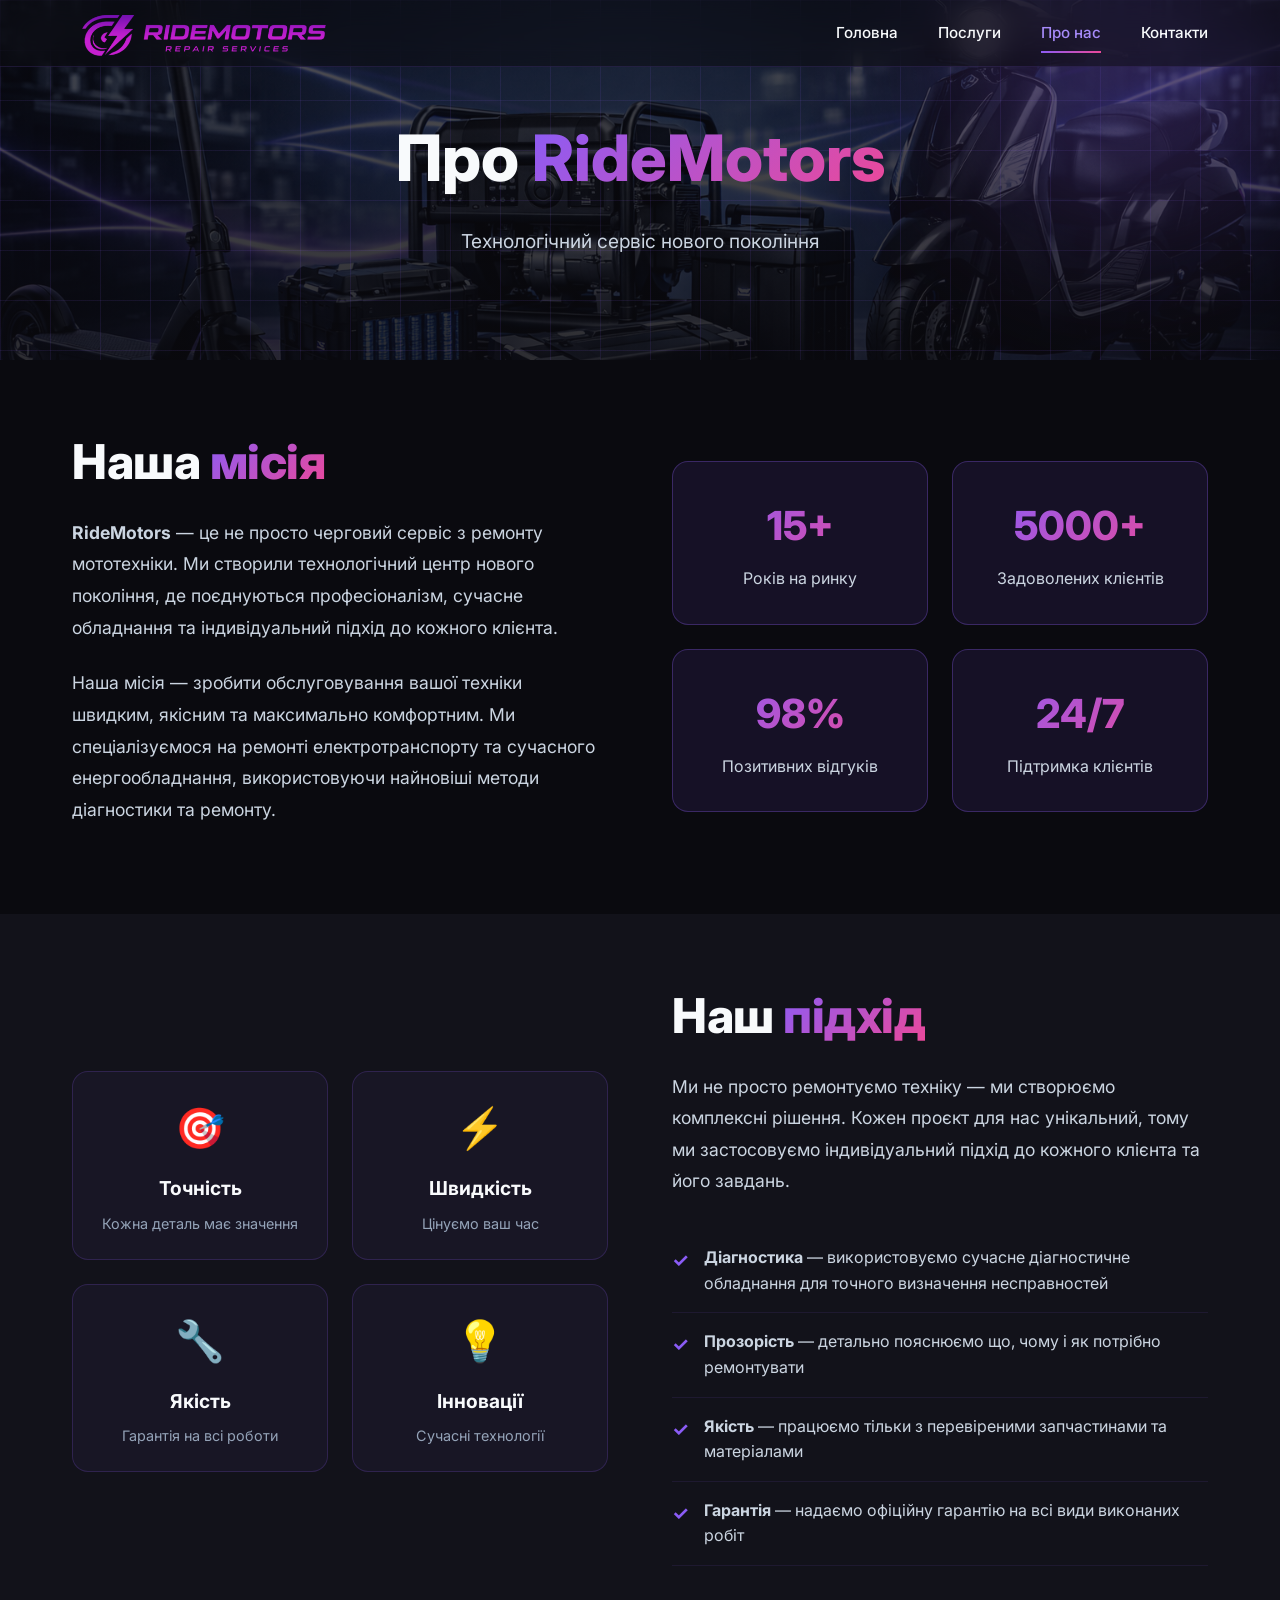
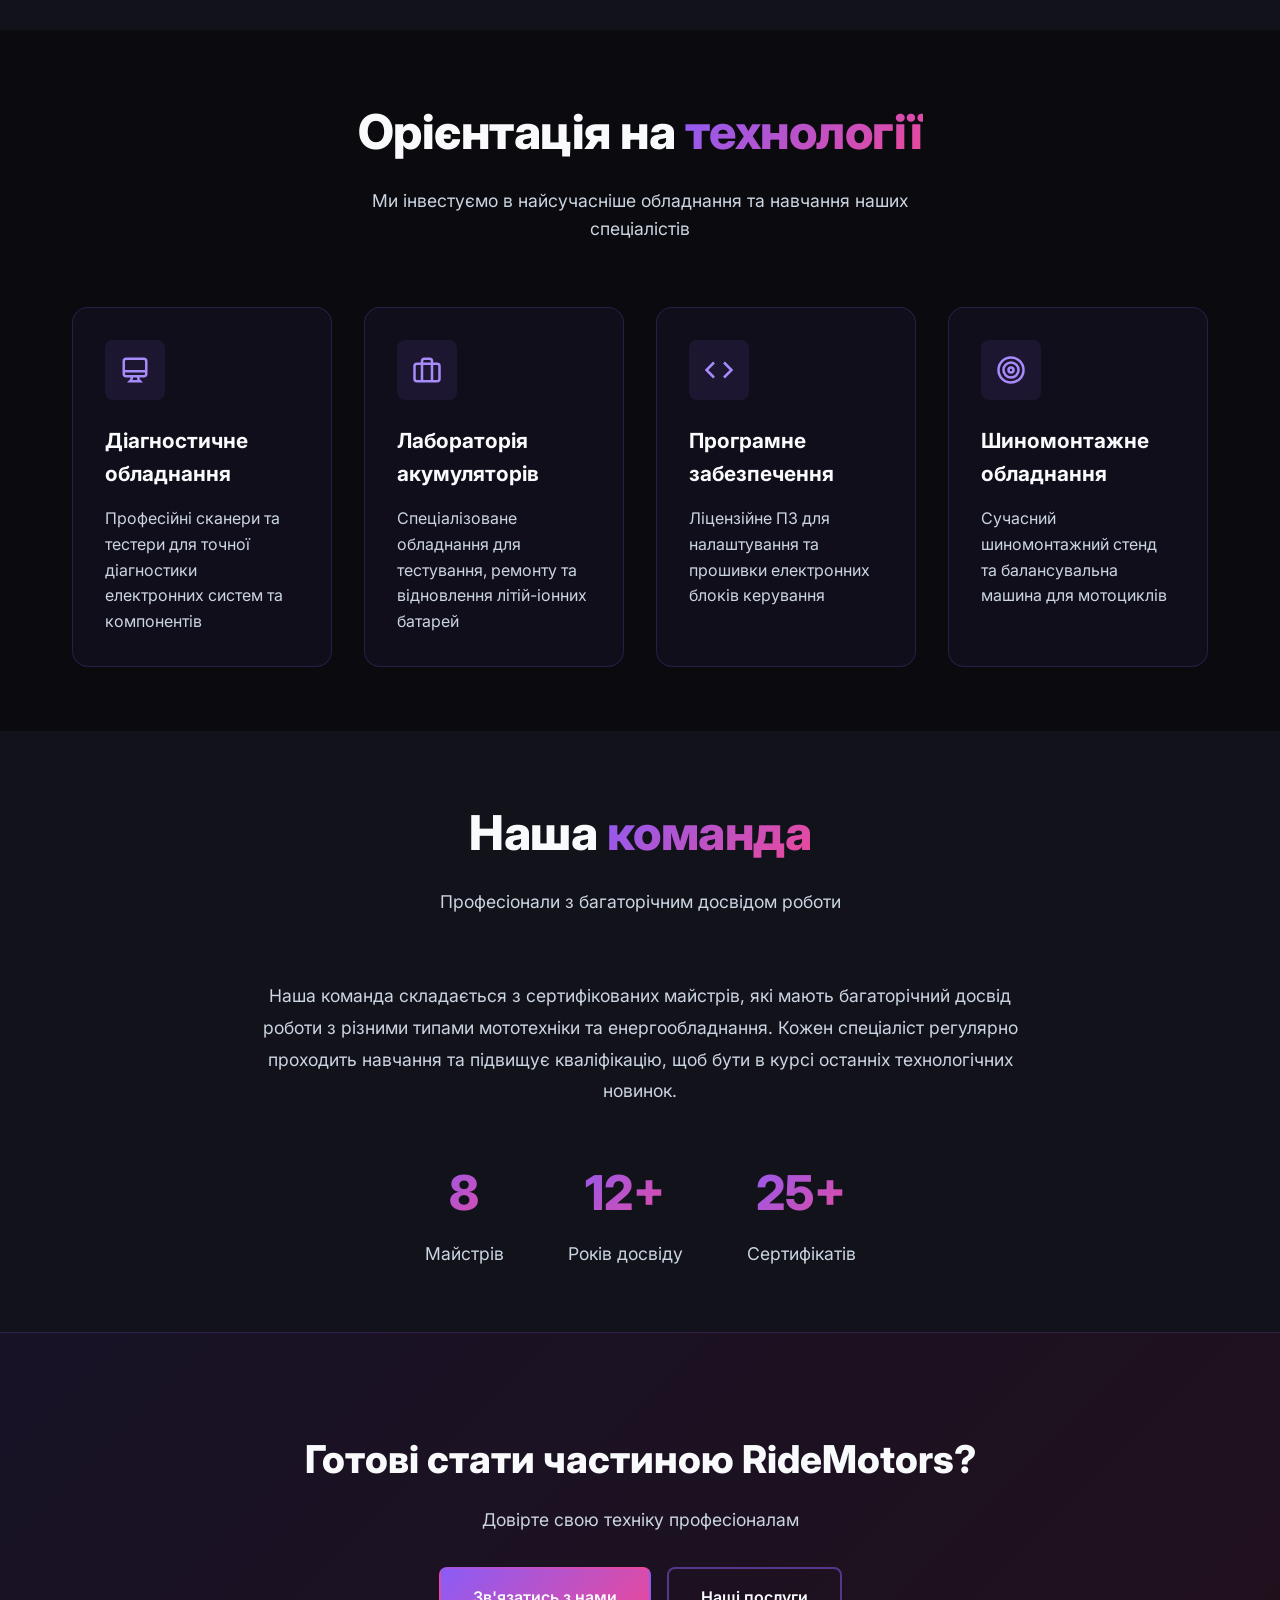
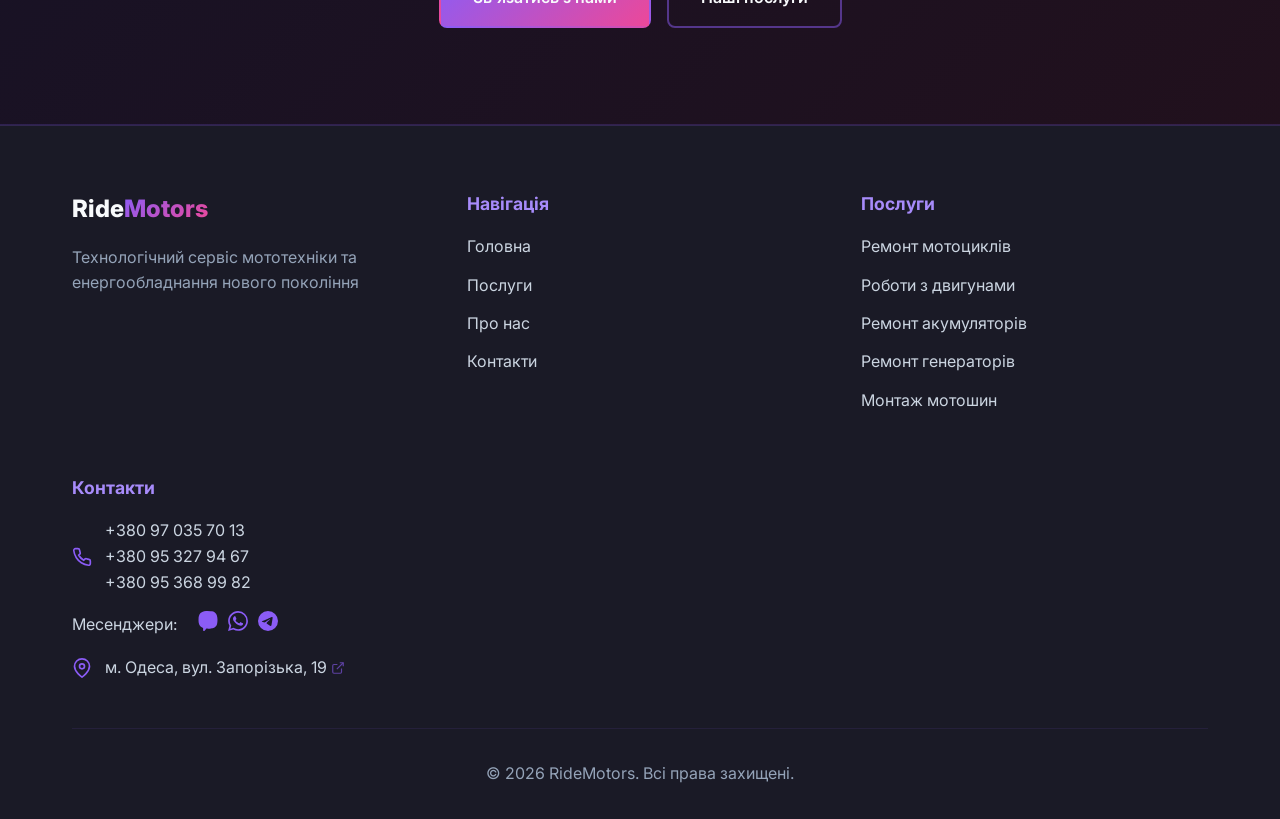
<file: about.html>
<!DOCTYPE html>
<html lang="uk">
<head>
    <meta charset="UTF-8">
    <meta name="viewport" content="width=device-width, initial-scale=1.0">
    <meta name="description" content="Про RideMotors - технологічний сервіс мототехніки нового покоління">
    <title>Про нас - RideMotors</title>
    <link rel="preconnect" href="https://fonts.googleapis.com">
    <link rel="preconnect" href="https://fonts.gstatic.com" crossorigin>
    <link href="https://fonts.googleapis.com/css2?family=Inter:wght@300;400;600;700;800&display=swap" rel="stylesheet">
    <link rel="stylesheet" href="css/styles.css">
</head>
<body>
    <!-- Navigation -->
    <nav class="nav" id="nav">
        <div class="container">
            <div class="nav-content">
                <a href="index.html" class="logo">
                    <img src="img/logo.png" alt="RideMotors" class="logo-image">
                </a>
                <div class="nav-links" id="navLinks">
                    <a href="index.html" class="nav-link">Головна</a>
                    <a href="services.html" class="nav-link">Послуги</a>
                    <a href="about.html" class="nav-link active">Про нас</a>
                    <a href="contacts.html" class="nav-link">Контакти</a>
                </div>
                <button class="nav-toggle" id="navToggle" aria-label="Menu">
                    <span></span>
                    <span></span>
                    <span></span>
                </button>
            </div>
        </div>
    </nav>

    <!-- Page Header -->
    <section class="page-header">
        <div class="hero-bg">
            <div class="neon-grid"></div>
            <div class="glow-orb glow-orb-1"></div>
        </div>
        <div class="container">
            <h1 class="page-title">
                Про <span class="gradient-text">RideMotors</span>
            </h1>
            <p class="page-subtitle">
                Технологічний сервіс нового покоління
            </p>
        </div>
    </section>

    <!-- Mission Section -->
    <section class="about-section">
        <div class="container">
            <div class="about-content">
                <div class="about-text" data-animate>
                    <h2 class="section-title">Наша <span class="gradient-text">місія</span></h2>
                    <p class="about-paragraph">
                        <strong>RideMotors</strong> — це не просто черговий сервіс з ремонту мототехніки. 
                        Ми створили технологічний центр нового покоління, де поєднуються професіоналізм, 
                        сучасне обладнання та індивідуальний підхід до кожного клієнта.
                    </p>
                    <p class="about-paragraph">
                        Наша місія — зробити обслуговування вашої техніки швидким, якісним 
                        та максимально комфортним. Ми спеціалізуємося на ремонті електротранспорту 
                        та сучасного енергообладнання, використовуючи найновіші методи діагностики та ремонту.
                    </p>
                </div>
                <div class="about-visual" data-animate>
                    <div class="stats-grid">
                        <div class="stat-card">
                            <div class="stat-number">15+</div>
                            <div class="stat-label">Років на ринку</div>
                        </div>
                        <div class="stat-card">
                            <div class="stat-number">5000+</div>
                            <div class="stat-label">Задоволених клієнтів</div>
                        </div>
                        <div class="stat-card">
                            <div class="stat-number">98%</div>
                            <div class="stat-label">Позитивних відгуків</div>
                        </div>
                        <div class="stat-card">
                            <div class="stat-number">24/7</div>
                            <div class="stat-label">Підтримка клієнтів</div>
                        </div>
                    </div>
                </div>
            </div>
        </div>
    </section>

    <!-- Approach Section -->
    <section class="about-section alternate">
        <div class="container">
            <div class="about-content reverse">
                <div class="about-visual" data-animate>
                    <div class="values-grid">
                        <div class="value-card">
                            <div class="value-icon">🎯</div>
                            <h3>Точність</h3>
                            <p>Кожна деталь має значення</p>
                        </div>
                        <div class="value-card">
                            <div class="value-icon">⚡</div>
                            <h3>Швидкість</h3>
                            <p>Цінуємо ваш час</p>
                        </div>
                        <div class="value-card">
                            <div class="value-icon">🔧</div>
                            <h3>Якість</h3>
                            <p>Гарантія на всі роботи</p>
                        </div>
                        <div class="value-card">
                            <div class="value-icon">💡</div>
                            <h3>Інновації</h3>
                            <p>Сучасні технології</p>
                        </div>
                    </div>
                </div>
                <div class="about-text" data-animate>
                    <h2 class="section-title">Наш <span class="gradient-text">підхід</span></h2>
                    <p class="about-paragraph">
                        Ми не просто ремонтуємо техніку — ми створюємо комплексні рішення. 
                        Кожен проєкт для нас унікальний, тому ми застосовуємо індивідуальний підхід 
                        до кожного клієнта та його завдань.
                    </p>
                    <ul class="about-list">
                        <li>
                            <strong>Діагностика</strong> — використовуємо сучасне діагностичне обладнання 
                            для точного визначення несправностей
                        </li>
                        <li>
                            <strong>Прозорість</strong> — детально пояснюємо що, чому і як 
                            потрібно ремонтувати
                        </li>
                        <li>
                            <strong>Якість</strong> — працюємо тільки з перевіреними запчастинами 
                            та матеріалами
                        </li>
                        <li>
                            <strong>Гарантія</strong> — надаємо офіційну гарантію 
                            на всі види виконаних робіт
                        </li>
                    </ul>
                </div>
            </div>
        </div>
    </section>

    <!-- Technology Section -->
    <section class="about-section">
        <div class="container">
            <div class="section-header">
                <h2 class="section-title">
                    Орієнтація на <span class="gradient-text">технології</span>
                </h2>
                <p class="section-subtitle">
                    Ми інвестуємо в найсучасніше обладнання та навчання наших спеціалістів
                </p>
            </div>
            <div class="technology-grid">
                <div class="tech-feature-card" data-animate>
                    <div class="tech-feature-icon">
                        <svg viewBox="0 0 24 24" fill="none" stroke="currentColor" stroke-width="2">
                            <path d="M9.75 17L9 20l-1 1h8l-1-1-.75-3M3 13h18M5 17h14a2 2 0 002-2V5a2 2 0 00-2-2H5a2 2 0 00-2 2v10a2 2 0 002 2z"/>
                        </svg>
                    </div>
                    <h3 class="tech-feature-title">Діагностичне обладнання</h3>
                    <p class="tech-feature-description">
                        Професійні сканери та тестери для точної діагностики 
                        електронних систем та компонентів
                    </p>
                </div>
                <div class="tech-feature-card" data-animate>
                    <div class="tech-feature-icon">
                        <svg viewBox="0 0 24 24" fill="none" stroke="currentColor" stroke-width="2">
                            <rect x="2" y="7" width="20" height="14" rx="2" ry="2"/>
                            <path d="M16 21V5a2 2 0 0 0-2-2h-4a2 2 0 0 0-2 2v16"/>
                        </svg>
                    </div>
                    <h3 class="tech-feature-title">Лабораторія акумуляторів</h3>
                    <p class="tech-feature-description">
                        Спеціалізоване обладнання для тестування, ремонту 
                        та відновлення літій-іонних батарей
                    </p>
                </div>
                <div class="tech-feature-card" data-animate>
                    <div class="tech-feature-icon">
                        <svg viewBox="0 0 24 24" fill="none" stroke="currentColor" stroke-width="2">
                            <polyline points="16 18 22 12 16 6"/>
                            <polyline points="8 6 2 12 8 18"/>
                        </svg>
                    </div>
                    <h3 class="tech-feature-title">Програмне забезпечення</h3>
                    <p class="tech-feature-description">
                        Ліцензійне ПЗ для налаштування та прошивки 
                        електронних блоків керування
                    </p>
                </div>
                <div class="tech-feature-card" data-animate>
                    <div class="tech-feature-icon">
                        <svg viewBox="0 0 24 24" fill="none" stroke="currentColor" stroke-width="2">
                            <circle cx="12" cy="12" r="10"/>
                            <circle cx="12" cy="12" r="6"/>
                            <circle cx="12" cy="12" r="2"/>
                        </svg>
                    </div>
                    <h3 class="tech-feature-title">Шиномонтажне обладнання</h3>
                    <p class="tech-feature-description">
                        Сучасний шиномонтажний стенд та балансувальна машина 
                        для мотоциклів
                    </p>
                </div>
            </div>
        </div>
    </section>

    <!-- Team Section -->
    <section class="about-section alternate">
        <div class="container">
            <div class="section-header">
                <h2 class="section-title">Наша <span class="gradient-text">команда</span></h2>
                <p class="section-subtitle">
                    Професіонали з багаторічним досвідом роботи
                </p>
            </div>
            <div class="team-info" data-animate>
                <p class="about-paragraph center">
                    Наша команда складається з сертифікованих майстрів, які мають багаторічний досвід 
                    роботи з різними типами мототехніки та енергообладнання. Кожен спеціаліст 
                    регулярно проходить навчання та підвищує кваліфікацію, щоб бути в курсі 
                    останніх технологічних новинок.
                </p>
                <div class="team-stats">
                    <div class="team-stat">
                        <span class="team-stat-number">8</span>
                        <span class="team-stat-label">Майстрів</span>
                    </div>
                    <div class="team-stat">
                        <span class="team-stat-number">12+</span>
                        <span class="team-stat-label">Років досвіду</span>
                    </div>
                    <div class="team-stat">
                        <span class="team-stat-number">25+</span>
                        <span class="team-stat-label">Сертифікатів</span>
                    </div>
                </div>
            </div>
        </div>
    </section>

    <!-- CTA Section -->
    <section class="cta">
        <div class="container">
            <div class="cta-content" data-animate>
                <h2 class="cta-title">Готові стати частиною RideMotors?</h2>
                <p class="cta-description">
                    Довірте свою техніку професіоналам
                </p>
                <div class="cta-buttons">
                    <a href="contacts.html" class="btn btn-primary glow-effect">
                        Зв'язатись з нами
                    </a>
                    <a href="services.html" class="btn btn-outline">
                        Наші послуги
                    </a>
                </div>
            </div>
        </div>
    </section>

    <!-- Footer -->
    <footer class="footer">
        <div class="container">
            <div class="footer-content">
                <div class="footer-section">
                    <h3 class="footer-logo">
                        <span class="logo-text">Ride</span><span class="logo-accent">Motors</span>
                    </h3>
                    <p class="footer-description">
                        Технологічний сервіс мототехніки та енергообладнання нового покоління
                    </p>
                </div>
                <div class="footer-section">
                    <h4 class="footer-title">Навігація</h4>
                    <ul class="footer-links">
                        <li><a href="index.html">Головна</a></li>
                        <li><a href="services.html">Послуги</a></li>
                        <li><a href="about.html">Про нас</a></li>
                        <li><a href="contacts.html">Контакти</a></li>
                    </ul>
                </div>
                <div class="footer-section">
                    <h4 class="footer-title">Послуги</h4>
                    <ul class="footer-links">
                        <li><a href="services.html#motorcycles">Ремонт мотоциклів</a></li>
                        <li><a href="services.html#engines">Роботи з двигунами</a></li>
                        <li><a href="services.html#batteries">Ремонт акумуляторів</a></li>
                        <li><a href="services.html#generators">Ремонт генераторів</a></li>
                        <li><a href="services.html#tires">Монтаж мотошин</a></li>
                    </ul>
                </div>
                <div class="footer-section">
                    <h4 class="footer-title">Контакти</h4>
                    <ul class="footer-contacts">
                        <li>
                            <svg viewBox="0 0 24 24" fill="none" stroke="currentColor" stroke-width="2">
                                <path d="M22 16.92v3a2 2 0 0 1-2.18 2 19.79 19.79 0 0 1-8.63-3.07 19.5 19.5 0 0 1-6-6 19.79 19.79 0 0 1-3.07-8.67A2 2 0 0 1 4.11 2h3a2 2 0 0 1 2 1.72 12.84 12.84 0 0 0 .7 2.81 2 2 0 0 1-.45 2.11L8.09 9.91a16 16 0 0 0 6 6l1.27-1.27a2 2 0 0 1 2.11-.45 12.84 12.84 0 0 0 2.81.7A2 2 0 0 1 22 16.92z"/>
                            </svg>
                            <div>
                                <a href="tel:+380970357013">+380 97 035 70 13</a><br>
                                <a href="tel:+380953279467">+380 95 327 94 67</a><br>
                                <a href="tel:+380953689982">+380 95 368 99 82</a>
                            </div>
                        </li>
                        <li style="margin-top: 10px;">
                            <span style="margin-right: 8px;">Месенджери:</span>
                            <div style="display: inline-flex; gap: 10px;">
                                <a href="viber://chat?number=%2B380970357013" target="_blank" rel="noopener" style="color: var(--primary-color); transition: transform 0.3s ease; display: inline-block;" onmouseover="this.style.transform='scale(1.2)'" onmouseout="this.style.transform='scale(1)'" title="Viber">
                                    <svg width="24" height="24" viewBox="0 0 24 24" fill="currentColor">
                                        <path d="M11.4 0C9.473.028 5.333.344 3.02 2.467 1.302 4.187.696 6.7.633 9.817.57 12.933.488 18.776 6.12 20.36h.005l-.004 2.488s-.037.977.61 1.177c.777.242 1.234-.5 1.98-1.302.407-.44.971-1.084 1.397-1.58 3.851.322 6.812-.416 7.15-.525.776-.252 5.176-.816 5.892-6.657.74-6.02-.36-9.83-2.34-11.546 0 0-1.023-1.984-5.49-2.1z"/>
                                    </svg>
                                </a>
                                <a href="https://wa.me/380970357013" target="_blank" rel="noopener" style="color: var(--primary-color); transition: transform 0.3s ease; display: inline-block;" onmouseover="this.style.transform='scale(1.2)'" onmouseout="this.style.transform='scale(1)'" title="WhatsApp">
                                    <svg width="24" height="24" viewBox="0 0 24 24" fill="currentColor">
                                        <path d="M17.472 14.382c-.297-.149-1.758-.867-2.03-.967-.273-.099-.471-.148-.67.15-.197.297-.767.966-.94 1.164-.173.199-.347.223-.644.075-.297-.15-1.255-.463-2.39-1.475-.883-.788-1.48-1.761-1.653-2.059-.173-.297-.018-.458.13-.606.134-.133.298-.347.446-.52.149-.174.198-.298.298-.497.099-.198.05-.371-.025-.52-.075-.149-.669-1.612-.916-2.207-.242-.579-.487-.5-.669-.51-.173-.008-.371-.01-.57-.01-.198 0-.52.074-.792.372-.272.297-1.04 1.016-1.04 2.479 0 1.462 1.065 2.875 1.213 3.074.149.198 2.096 3.2 5.077 4.487.709.306 1.262.489 1.694.625.712.227 1.36.195 1.871.118.571-.085 1.758-.719 2.006-1.413.248-.694.248-1.289.173-1.413-.074-.124-.272-.198-.57-.347m-5.421 7.403h-.004a9.87 9.87 0 01-5.031-1.378l-.361-.214-3.741.982.998-3.648-.235-.374a9.86 9.86 0 01-1.51-5.26c.001-5.45 4.436-9.884 9.888-9.884 2.64 0 5.122 1.03 6.988 2.898a9.825 9.825 0 012.893 6.994c-.003 5.45-4.437 9.884-9.885 9.884m8.413-18.297A11.815 11.815 0 0012.05 0C5.495 0 .16 5.335.157 11.892c0 2.096.547 4.142 1.588 5.945L.057 24l6.305-1.654a11.882 11.882 0 005.683 1.448h.005c6.554 0 11.89-5.335 11.893-11.893a11.821 11.821 0 00-3.48-8.413Z"/>
                                    </svg>
                                </a>
                                <a href="https://t.me/+380970357013" target="_blank" rel="noopener" style="color: var(--primary-color); transition: transform 0.3s ease; display: inline-block;" onmouseover="this.style.transform='scale(1.2)'" onmouseout="this.style.transform='scale(1)'" title="Telegram">
                                    <svg width="24" height="24" viewBox="0 0 24 24" fill="currentColor">
                                        <path d="M11.944 0A12 12 0 0 0 0 12a12 12 0 0 0 12 12 12 12 0 0 0 12-12A12 12 0 0 0 12 0a12 12 0 0 0-.056 0zm4.962 7.224c.1-.002.321.023.465.14a.506.506 0 0 1 .171.325c.016.093.036.306.02.472-.18 1.898-.962 6.502-1.36 8.627-.168.9-.499 1.201-.82 1.23-.696.065-1.225-.46-1.9-.902-1.056-.693-1.653-1.124-2.678-1.8-1.185-.78-.417-1.21.258-1.91.177-.184 3.247-2.977 3.307-3.23.007-.032.014-.15-.056-.212s-.174-.041-.249-.024c-.106.024-1.793 1.14-5.061 3.345-.48.33-.913.49-1.302.48-.428-.008-1.252-.241-1.865-.44-.752-.245-1.349-.374-1.297-.789.027-.216.325-.437.893-.663 3.498-1.524 5.83-2.529 6.998-3.014 3.332-1.386 4.025-1.627 4.476-1.635z"/>
                                    </svg>
                                </a>
                            </div>
                        </li>
                        <li>
                            <svg viewBox="0 0 24 24" fill="none" stroke="currentColor" stroke-width="2">
                                <path d="M21 10c0 7-9 13-9 13s-9-6-9-13a9 9 0 0 1 18 0z"/>
                                <circle cx="12" cy="10" r="3"/>
                            </svg>
                            <a href="https://maps.google.com/?q=м.+Одеса,+вул.+Запорізька,+19" target="_blank" rel="noopener" class="footer-address-link">
                                <span>м. Одеса, вул. Запорізька, 19</span>
                                <svg class="link-external" viewBox="0 0 24 24" fill="none" stroke="currentColor" stroke-width="2" style="width: 14px; height: 14px; margin-left: 4px;">
                                    <path d="M18 13v6a2 2 0 0 1-2 2H5a2 2 0 0 1-2-2V8a2 2 0 0 1 2-2h6"/>
                                    <polyline points="15 3 21 3 21 9"/>
                                    <line x1="10" y1="14" x2="21" y2="3"/>
                                </svg>
                            </a>
                        </li>
                    </ul>
                </div>
            </div>
            <div class="footer-bottom">
                <p>&copy; 2026 RideMotors. Всі права захищені.</p>
            </div>
        </div>
    </footer>

    <script src="js/main.js"></script>
</body>
</html>
</file>
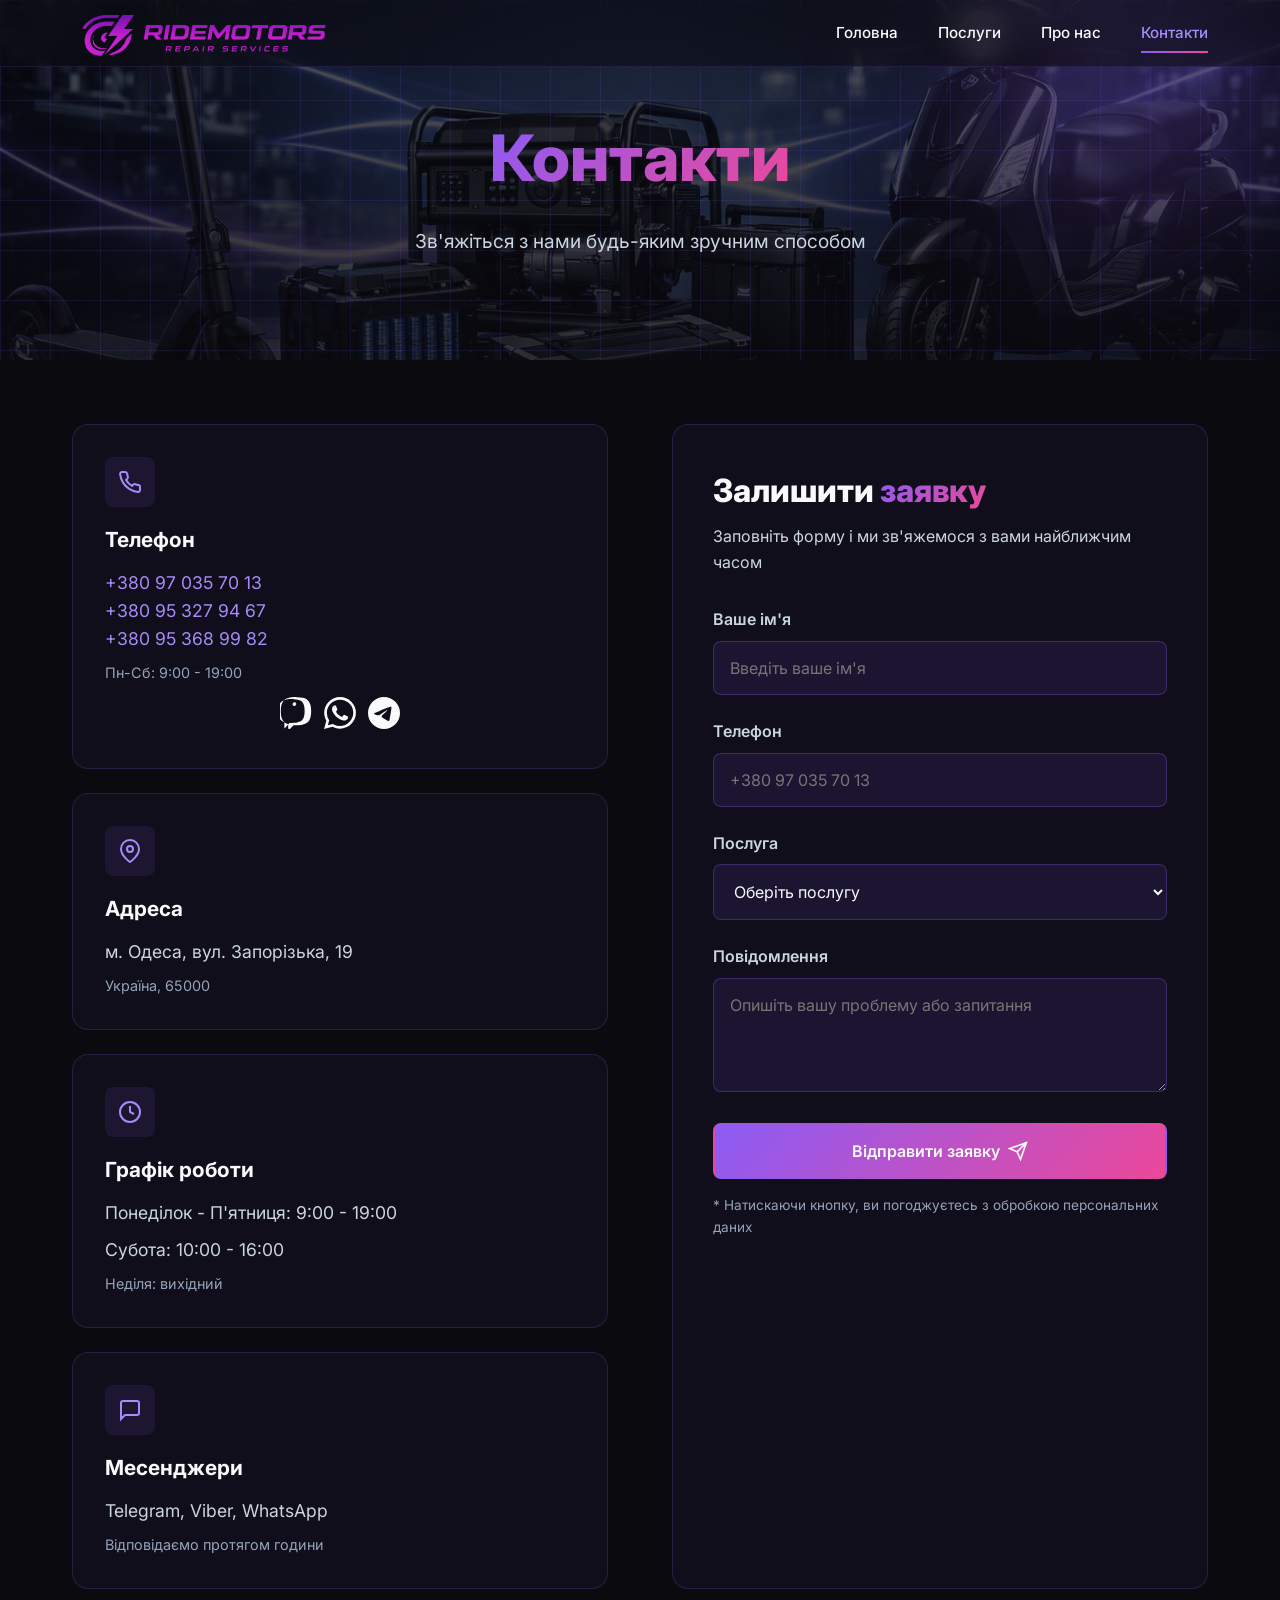
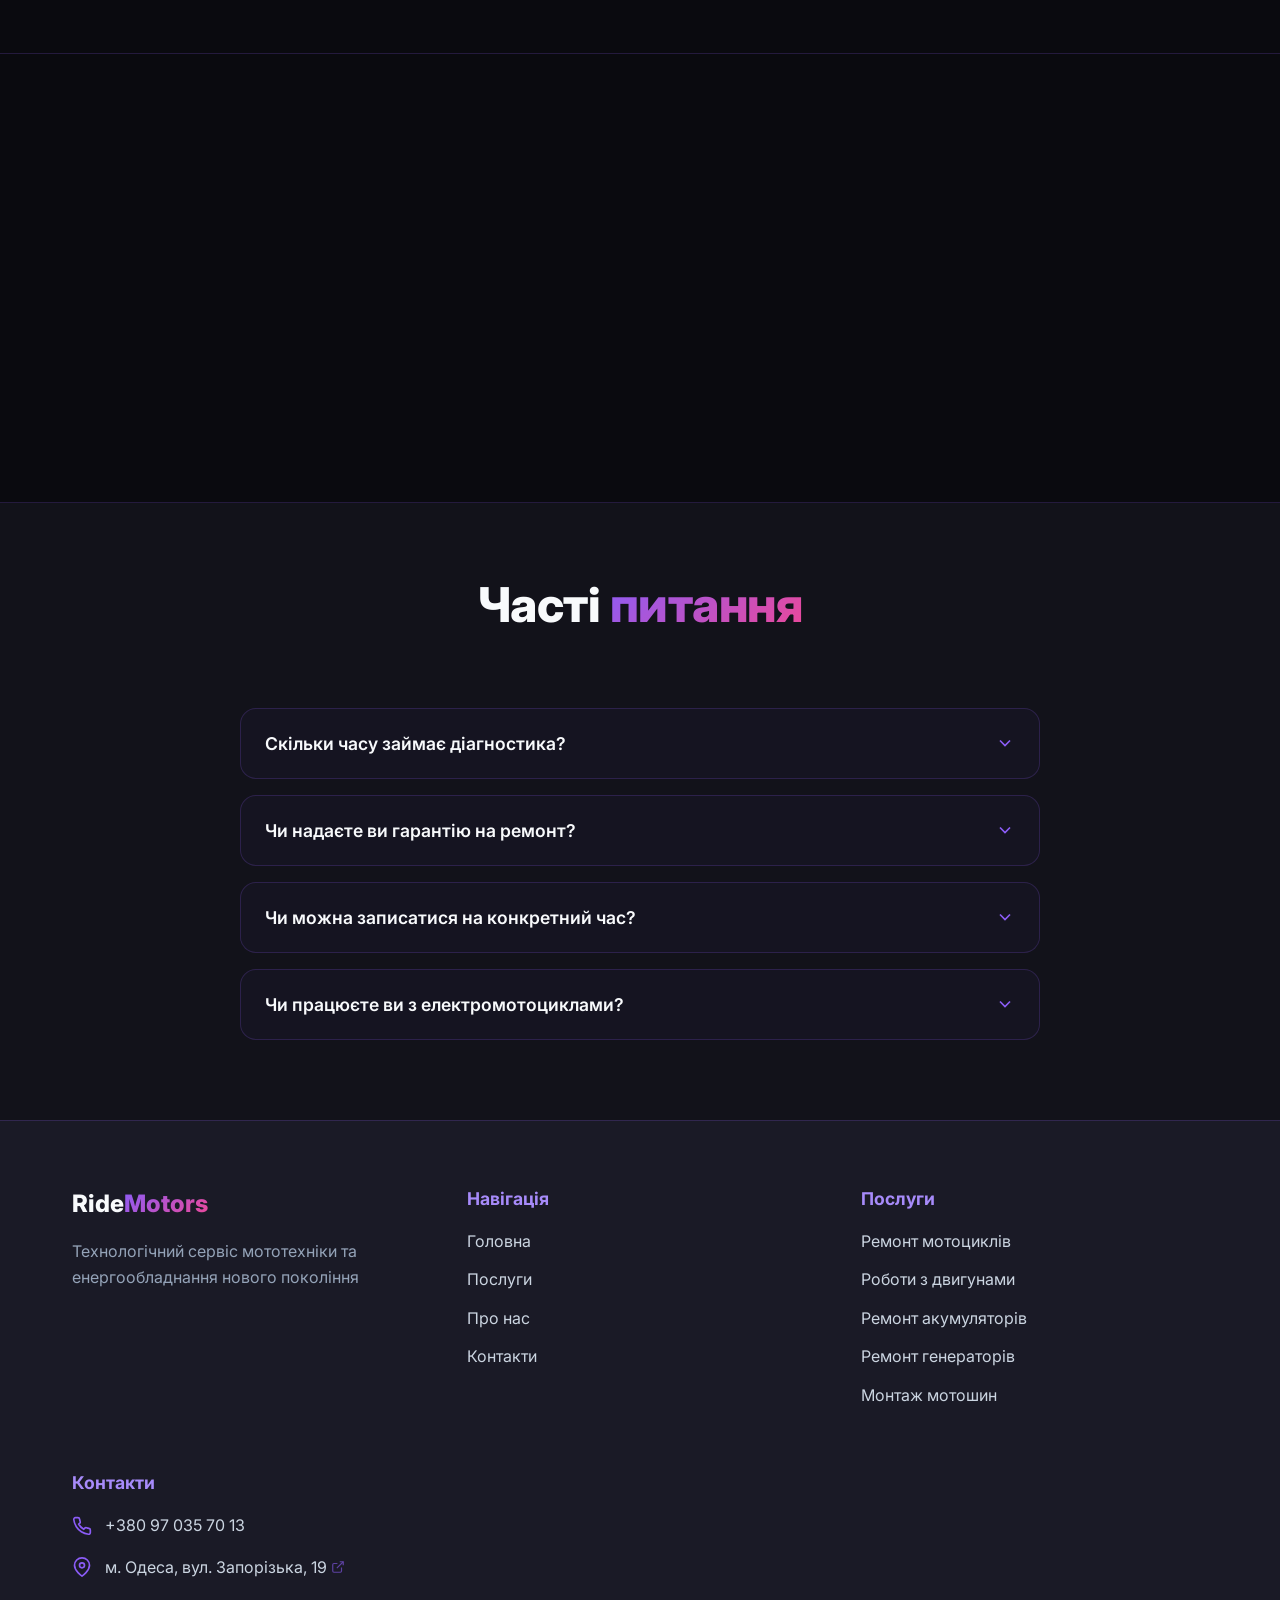
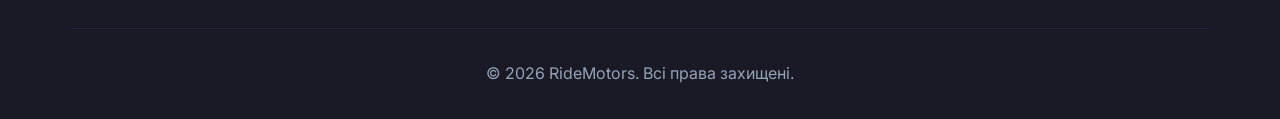
<file: contacts.html>
<!DOCTYPE html>
<html lang="uk">
<head>
    <meta charset="UTF-8">
    <meta name="viewport" content="width=device-width, initial-scale=1.0">
    <meta name="description" content="Контакти RideMotors - зв'яжіться з нами для ремонту мототехніки та енергообладнання">
    <title>Контакти - RideMotors</title>
    <link rel="preconnect" href="https://fonts.googleapis.com">
    <link rel="preconnect" href="https://fonts.gstatic.com" crossorigin>
    <link href="https://fonts.googleapis.com/css2?family=Inter:wght@300;400;600;700;800&display=swap" rel="stylesheet">
    <link rel="stylesheet" href="css/styles.css">
</head>
<body>
    <!-- Navigation -->
    <nav class="nav" id="nav">
        <div class="container">
            <div class="nav-content">
                <a href="index.html" class="logo">
                    <img src="img/logo.png" alt="RideMotors" class="logo-image">
                </a>
                <div class="nav-links" id="navLinks">
                    <a href="index.html" class="nav-link">Головна</a>
                    <a href="services.html" class="nav-link">Послуги</a>
                    <a href="about.html" class="nav-link">Про нас</a>
                    <a href="contacts.html" class="nav-link active">Контакти</a>
                </div>
                <button class="nav-toggle" id="navToggle" aria-label="Menu">
                    <span></span>
                    <span></span>
                    <span></span>
                </button>
            </div>
        </div>
    </nav>

    <!-- Page Header -->
    <section class="page-header">
        <div class="hero-bg">
            <div class="neon-grid"></div>
            <div class="glow-orb glow-orb-1"></div>
        </div>
        <div class="container">
            <h1 class="page-title">
                <span class="gradient-text">Контакти</span>
            </h1>
            <p class="page-subtitle">
                Зв'яжіться з нами будь-яким зручним способом
            </p>
        </div>
    </section>

    <!-- Contact Info Section -->
    <section class="contact-section">
        <div class="container">
            <div class="contact-grid">
                <div class="contact-info">
                    <div class="contact-cards">
                        <div class="contact-card" data-animate>
                            <div class="contact-card-icon">
                                <svg viewBox="0 0 24 24" fill="none" stroke="currentColor" stroke-width="2">
                                    <path d="M22 16.92v3a2 2 0 0 1-2.18 2 19.79 19.79 0 0 1-8.63-3.07 19.5 19.5 0 0 1-6-6 19.79 19.79 0 0 1-3.07-8.67A2 2 0 0 1 4.11 2h3a2 2 0 0 1 2 1.72 12.84 12.84 0 0 0 .7 2.81 2 2 0 0 1-.45 2.11L8.09 9.91a16 16 0 0 0 6 6l1.27-1.27a2 2 0 0 1 2.11-.45 12.84 12.84 0 0 0 2.81.7A2 2 0 0 1 22 16.92z"/>
                                </svg>
                            </div>
                            <h3 class="contact-card-title">Телефон</h3>
                            <p class="contact-card-text">
                                <a href="tel:+380970357013">+380 97 035 70 13</a><br>
                                <a href="tel:+380953279467">+380 95 327 94 67</a><br>
                                <a href="tel:+380953689982">+380 95 368 99 82</a>
                            </p>
                            <p class="contact-card-info">Пн-Сб: 9:00 - 19:00</p>
                            <div class="messenger-icons" style="display: flex; gap: 12px; margin-top: 12px; justify-content: center;">
                                <a href="viber://chat?number=%2B380970357013" target="_blank" rel="noopener" style="color: var(--primary-color); transition: transform 0.3s ease;" onmouseover="this.style.transform='scale(1.2)'" onmouseout="this.style.transform='scale(1)'" title="Viber">
                                    <svg width="32" height="32" viewBox="0 0 24 24" fill="currentColor">
                                        <path d="M11.4 0C9.473.028 5.333.344 3.02 2.467 1.302 4.187.696 6.7.633 9.817.57 12.933.488 18.776 6.12 20.36h.005l-.004 2.488s-.037.977.61 1.177c.777.242 1.234-.5 1.98-1.302.407-.44.971-1.084 1.397-1.58 3.851.322 6.812-.416 7.15-.525.776-.252 5.176-.816 5.892-6.657.74-6.02-.36-9.83-2.34-11.546 0 0-1.023-1.984-5.49-2.1zm.3 1.826c3.959.103 4.683 1.632 4.683 1.632 1.652 1.427 2.512 4.746 1.896 9.922-.6 5.04-4.182 5.383-4.867 5.59-.294.09-2.974.743-6.337.48 0 0-2.503 3.012-3.282 3.794-.122.122-.262.167-.352.145-.13-.033-.167-.188-.165-.414l.02-4.076c-4.762-1.32-4.485-6.292-4.43-8.898.054-2.605.543-4.736 1.996-6.17C2.87 1.87 6.543 1.587 8.28 1.566c.577-.008 1.103-.012 1.42-.013zm-.5 1.937c-.207-.007-.404.032-.604.094-.58.18-1.016.673-1.14 1.305-.138.708.293 1.375 1.008 1.56.42.108.853-.024 1.185-.32.332-.295.517-.71.517-1.14 0-.44-.197-.857-.54-1.145-.27-.23-.613-.346-.968-.354z"/>
                                    </svg>
                                </a>
                                <a href="https://wa.me/380970357013" target="_blank" rel="noopener" style="color: var(--primary-color); transition: transform 0.3s ease;" onmouseover="this.style.transform='scale(1.2)'" onmouseout="this.style.transform='scale(1)'" title="WhatsApp">
                                    <svg width="32" height="32" viewBox="0 0 24 24" fill="currentColor">
                                        <path d="M17.472 14.382c-.297-.149-1.758-.867-2.03-.967-.273-.099-.471-.148-.67.15-.197.297-.767.966-.94 1.164-.173.199-.347.223-.644.075-.297-.15-1.255-.463-2.39-1.475-.883-.788-1.48-1.761-1.653-2.059-.173-.297-.018-.458.13-.606.134-.133.298-.347.446-.52.149-.174.198-.298.298-.497.099-.198.05-.371-.025-.52-.075-.149-.669-1.612-.916-2.207-.242-.579-.487-.5-.669-.51-.173-.008-.371-.01-.57-.01-.198 0-.52.074-.792.372-.272.297-1.04 1.016-1.04 2.479 0 1.462 1.065 2.875 1.213 3.074.149.198 2.096 3.2 5.077 4.487.709.306 1.262.489 1.694.625.712.227 1.36.195 1.871.118.571-.085 1.758-.719 2.006-1.413.248-.694.248-1.289.173-1.413-.074-.124-.272-.198-.57-.347m-5.421 7.403h-.004a9.87 9.87 0 01-5.031-1.378l-.361-.214-3.741.982.998-3.648-.235-.374a9.86 9.86 0 01-1.51-5.26c.001-5.45 4.436-9.884 9.888-9.884 2.64 0 5.122 1.03 6.988 2.898a9.825 9.825 0 012.893 6.994c-.003 5.45-4.437 9.884-9.885 9.884m8.413-18.297A11.815 11.815 0 0012.05 0C5.495 0 .16 5.335.157 11.892c0 2.096.547 4.142 1.588 5.945L.057 24l6.305-1.654a11.882 11.882 0 005.683 1.448h.005c6.554 0 11.89-5.335 11.893-11.893a11.821 11.821 0 00-3.48-8.413Z"/>
                                    </svg>
                                </a>
                                <a href="https://t.me/+380970357013" target="_blank" rel="noopener" style="color: var(--primary-color); transition: transform 0.3s ease;" onmouseover="this.style.transform='scale(1.2)'" onmouseout="this.style.transform='scale(1)'" title="Telegram">
                                    <svg width="32" height="32" viewBox="0 0 24 24" fill="currentColor">
                                        <path d="M11.944 0A12 12 0 0 0 0 12a12 12 0 0 0 12 12 12 12 0 0 0 12-12A12 12 0 0 0 12 0a12 12 0 0 0-.056 0zm4.962 7.224c.1-.002.321.023.465.14a.506.506 0 0 1 .171.325c.016.093.036.306.02.472-.18 1.898-.962 6.502-1.36 8.627-.168.9-.499 1.201-.82 1.23-.696.065-1.225-.46-1.9-.902-1.056-.693-1.653-1.124-2.678-1.8-1.185-.78-.417-1.21.258-1.91.177-.184 3.247-2.977 3.307-3.23.007-.032.014-.15-.056-.212s-.174-.041-.249-.024c-.106.024-1.793 1.14-5.061 3.345-.48.33-.913.49-1.302.48-.428-.008-1.252-.241-1.865-.44-.752-.245-1.349-.374-1.297-.789.027-.216.325-.437.893-.663 3.498-1.524 5.83-2.529 6.998-3.014 3.332-1.386 4.025-1.627 4.476-1.635z"/>
                                    </svg>
                                </a>
                            </div>
                        </div>

                        <div class="contact-card" data-animate>
                            <div class="contact-card-icon">
                                <svg viewBox="0 0 24 24" fill="none" stroke="currentColor" stroke-width="2">
                                    <path d="M21 10c0 7-9 13-9 13s-9-6-9-13a9 9 0 0 1 18 0z"/>
                                    <circle cx="12" cy="10" r="3"/>
                                </svg>
                            </div>
                            <h3 class="contact-card-title">Адреса</h3>
                            <p class="contact-card-text">
                                м. Одеса, вул. Запорізька, 19
                            </p>
                            <p class="contact-card-info">Україна, 65000</p>
                        </div>

                        <div class="contact-card" data-animate>
                            <div class="contact-card-icon">
                                <svg viewBox="0 0 24 24" fill="none" stroke="currentColor" stroke-width="2">
                                    <circle cx="12" cy="12" r="10"/>
                                    <polyline points="12 6 12 12 16 14"/>
                                </svg>
                            </div>
                            <h3 class="contact-card-title">Графік роботи</h3>
                            <p class="contact-card-text">
                                Понеділок - П'ятниця: 9:00 - 19:00
                            </p>
                            <p class="contact-card-text">
                                Субота: 10:00 - 16:00
                            </p>
                            <p class="contact-card-info">Неділя: вихідний</p>
                        </div>

                        <div class="contact-card" data-animate>
                            <div class="contact-card-icon">
                                <svg viewBox="0 0 24 24" fill="none" stroke="currentColor" stroke-width="2">
                                    <path d="M21 15a2 2 0 0 1-2 2H7l-4 4V5a2 2 0 0 1 2-2h14a2 2 0 0 1 2 2z"/>
                                </svg>
                            </div>
                            <h3 class="contact-card-title">Месенджери</h3>
                            <p class="contact-card-text">
                                Telegram, Viber, WhatsApp
                            </p>
                            <p class="contact-card-info">Відповідаємо протягом години</p>
                        </div>
                    </div>
                </div>

                <div class="contact-form-wrapper" data-animate>
                    <h2 class="contact-form-title">Залишити <span class="gradient-text">заявку</span></h2>
                    <p class="contact-form-subtitle">
                        Заповніть форму і ми зв'яжемося з вами найближчим часом
                    </p>
                    <form class="contact-form" id="contactForm">
                        <div class="form-group">
                            <label for="name" class="form-label">Ваше ім'я</label>
                            <input 
                                type="text" 
                                id="name" 
                                name="name" 
                                class="form-input" 
                                placeholder="Введіть ваше ім'я"
                                required
                            >
                        </div>
                        <div class="form-group">
                            <label for="phone" class="form-label">Телефон</label>
                            <input 
                                type="tel" 
                                id="phone" 
                                name="phone" 
                                class="form-input" 
                                placeholder="+380 97 035 70 13"
                                required
                            >
                        </div>
                        <div class="form-group">
                            <label for="service" class="form-label">Послуга</label>
                            <select id="service" name="service" class="form-input">
                                <option value="">Оберіть послугу</option>
                                <option value="motorcycles">Ремонт мотоциклів</option>
                                <option value="engines">Роботи з двигунами (скутерів)</option>
                                <option value="batteries">Ремонт акумуляторів</option>
                                <option value="power-stations">Ремонт електростанцій</option>
                                <option value="generators">Ремонт генераторів</option>
                                <option value="tires">Монтаж мотошин</option>
                                <option value="consultation">Консультація</option>
                            </select>
                        </div>
                        <div class="form-group">
                            <label for="message" class="form-label">Повідомлення</label>
                            <textarea 
                                id="message" 
                                name="message" 
                                class="form-input form-textarea" 
                                placeholder="Опишіть вашу проблему або запитання"
                                rows="4"
                            ></textarea>
                        </div>
                        <button type="submit" class="btn btn-primary glow-effect btn-full">
                            Відправити заявку
                            <svg class="btn-icon" viewBox="0 0 24 24" fill="none" stroke="currentColor" stroke-width="2">
                                <line x1="22" y1="2" x2="11" y2="13"/>
                                <polygon points="22 2 15 22 11 13 2 9 22 2"/>
                            </svg>
                        </button>
                    </form>
                    <p class="form-note">
                        * Натискаючи кнопку, ви погоджуєтесь з обробкою персональних даних
                    </p>
                </div>
            </div>
        </div>
    </section>

    <!-- Map Section -->
    <section class="map-section">
        <div class="container-fluid">
            <div class="map-wrapper" data-animate>
                <iframe 
                    src="https://www.google.com/maps/embed?pb=!1m18!1m12!1m3!1d2746.996!2d30.734659!3d46.451!2m3!1f0!2f0!3f0!3m2!1i1024!2i768!4f13.1!3m3!1m2!1s0x40c631f6bf30fccd%3A0x6c1a93f1fc0db6c8!2z0LLRg9C7LiDQl9Cw0L_QvtGA0ZbQt9GM0LrQsCwgMTksINCe0LTQtdGB0LAsINCe0LTQtdGB0YzQutCwINC-0LHQu9Cw0YHRgtGMLCA2NTAwMA!5e0!3m2!1suk!2sua!4v1234567890"
                    width="100%" 
                    height="450" 
                    style="border:0;" 
                    allowfullscreen="" 
                    loading="lazy" 
                    referrerpolicy="no-referrer-when-downgrade"
                    title="RideMotors на карті"
                ></iframe>
            </div>
        </div>
    </section>

    <!-- FAQ Section -->
    <section class="faq-section">
        <div class="container">
            <div class="section-header">
                <h2 class="section-title">Часті <span class="gradient-text">питання</span></h2>
            </div>
            <div class="faq-list">
                <div class="faq-item" data-animate>
                    <button class="faq-question">
                        <span>Скільки часу займає діагностика?</span>
                        <svg class="faq-icon" viewBox="0 0 24 24" fill="none" stroke="currentColor" stroke-width="2">
                            <polyline points="6 9 12 15 18 9"/>
                        </svg>
                    </button>
                    <div class="faq-answer">
                        <p>
                            Експрес-діагностика займає від 30 хвилин до 2 годин в залежності від типу техніки 
                            та складності проблеми. Після діагностики ми надаємо детальний звіт про стан техніки 
                            та необхідні роботи.
                        </p>
                    </div>
                </div>
                <div class="faq-item" data-animate>
                    <button class="faq-question">
                        <span>Чи надаєте ви гарантію на ремонт?</span>
                        <svg class="faq-icon" viewBox="0 0 24 24" fill="none" stroke="currentColor" stroke-width="2">
                            <polyline points="6 9 12 15 18 9"/>
                        </svg>
                    </button>
                    <div class="faq-answer">
                        <p>
                            Так, ми надаємо офіційну гарантію на всі види виконаних робіт та замінені запчастини. 
                            Термін гарантії залежить від типу робіт та становить від 3 до 12 місяців.
                        </p>
                    </div>
                </div>
                <div class="faq-item" data-animate>
                    <button class="faq-question">
                        <span>Чи можна записатися на конкретний час?</span>
                        <svg class="faq-icon" viewBox="0 0 24 24" fill="none" stroke="currentColor" stroke-width="2">
                            <polyline points="6 9 12 15 18 9"/>
                        </svg>
                    </button>
                    <div class="faq-answer">
                        <p>
                            Звичайно! Ми працюємо за системою попереднього запису, щоб ви не витрачали час 
                            на очікування. Зателефонуйте нам або залишіть заявку на сайті, і ми підберемо 
                            зручний для вас час.
                        </p>
                    </div>
                </div>
                <div class="faq-item" data-animate>
                    <button class="faq-question">
                        <span>Чи працюєте ви з електромотоциклами?</span>
                        <svg class="faq-icon" viewBox="0 0 24 24" fill="none" stroke="currentColor" stroke-width="2">
                            <polyline points="6 9 12 15 18 9"/>
                        </svg>
                    </button>
                    <div class="faq-answer">
                        <p>
                            Так, електротранспорт — одна з наших основних спеціалізацій. Ми маємо необхідне 
                            обладнання та досвід для роботи з електромотоциклами, електроскутерами та їх компонентами.
                        </p>
                    </div>
                </div>
            </div>
        </div>
    </section>

    <!-- Footer -->
    <footer class="footer">
        <div class="container">
            <div class="footer-content">
                <div class="footer-section">
                    <h3 class="footer-logo">
                        <span class="logo-text">Ride</span><span class="logo-accent">Motors</span>
                    </h3>
                    <p class="footer-description">
                        Технологічний сервіс мототехніки та енергообладнання нового покоління
                    </p>
                </div>
                <div class="footer-section">
                    <h4 class="footer-title">Навігація</h4>
                    <ul class="footer-links">
                        <li><a href="index.html">Головна</a></li>
                        <li><a href="services.html">Послуги</a></li>
                        <li><a href="about.html">Про нас</a></li>
                        <li><a href="contacts.html">Контакти</a></li>
                    </ul>
                </div>
                <div class="footer-section">
                    <h4 class="footer-title">Послуги</h4>
                    <ul class="footer-links">
                        <li><a href="services.html#motorcycles">Ремонт мотоциклів</a></li>
                        <li><a href="services.html#engines">Роботи з двигунами</a></li>
                        <li><a href="services.html#batteries">Ремонт акумуляторів</a></li>
                        <li><a href="services.html#generators">Ремонт генераторів</a></li>
                        <li><a href="services.html#tires">Монтаж мотошин</a></li>
                    </ul>
                </div>
                <div class="footer-section">
                    <h4 class="footer-title">Контакти</h4>
                    <ul class="footer-contacts">
                        <li>
                            <svg viewBox="0 0 24 24" fill="none" stroke="currentColor" stroke-width="2">
                                <path d="M22 16.92v3a2 2 0 0 1-2.18 2 19.79 19.79 0 0 1-8.63-3.07 19.5 19.5 0 0 1-6-6 19.79 19.79 0 0 1-3.07-8.67A2 2 0 0 1 4.11 2h3a2 2 0 0 1 2 1.72 12.84 12.84 0 0 0 .7 2.81 2 2 0 0 1-.45 2.11L8.09 9.91a16 16 0 0 0 6 6l1.27-1.27a2 2 0 0 1 2.11-.45 12.84 12.84 0 0 0 2.81.7A2 2 0 0 1 22 16.92z"/>
                            </svg>
                            <a href="tel:+380970357013">+380 97 035 70 13</a>
                        </li>
                        <li>
                            <svg viewBox="0 0 24 24" fill="none" stroke="currentColor" stroke-width="2">
                                <path d="M21 10c0 7-9 13-9 13s-9-6-9-13a9 9 0 0 1 18 0z"/>
                                <circle cx="12" cy="10" r="3"/>
                            </svg>
                            <a href="https://maps.google.com/?q=м.+Одеса,+вул.+Запорізька,+19" target="_blank" rel="noopener" class="footer-address-link">
                                <span>м. Одеса, вул. Запорізька, 19</span>
                                <svg class="link-external" viewBox="0 0 24 24" fill="none" stroke="currentColor" stroke-width="2" style="width: 14px; height: 14px; margin-left: 4px;">
                                    <path d="M18 13v6a2 2 0 0 1-2 2H5a2 2 0 0 1-2-2V8a2 2 0 0 1 2-2h6"/>
                                    <polyline points="15 3 21 3 21 9"/>
                                    <line x1="10" y1="14" x2="21" y2="3"/>
                                </svg>
                            </a>
                        </li>
                    </ul>
                </div>
            </div>
            <div class="footer-bottom">
                <p>&copy; 2026 RideMotors. Всі права захищені.</p>
            </div>
        </div>
    </footer>

    <script src="js/main.js"></script>
</body>
</html>
</file>
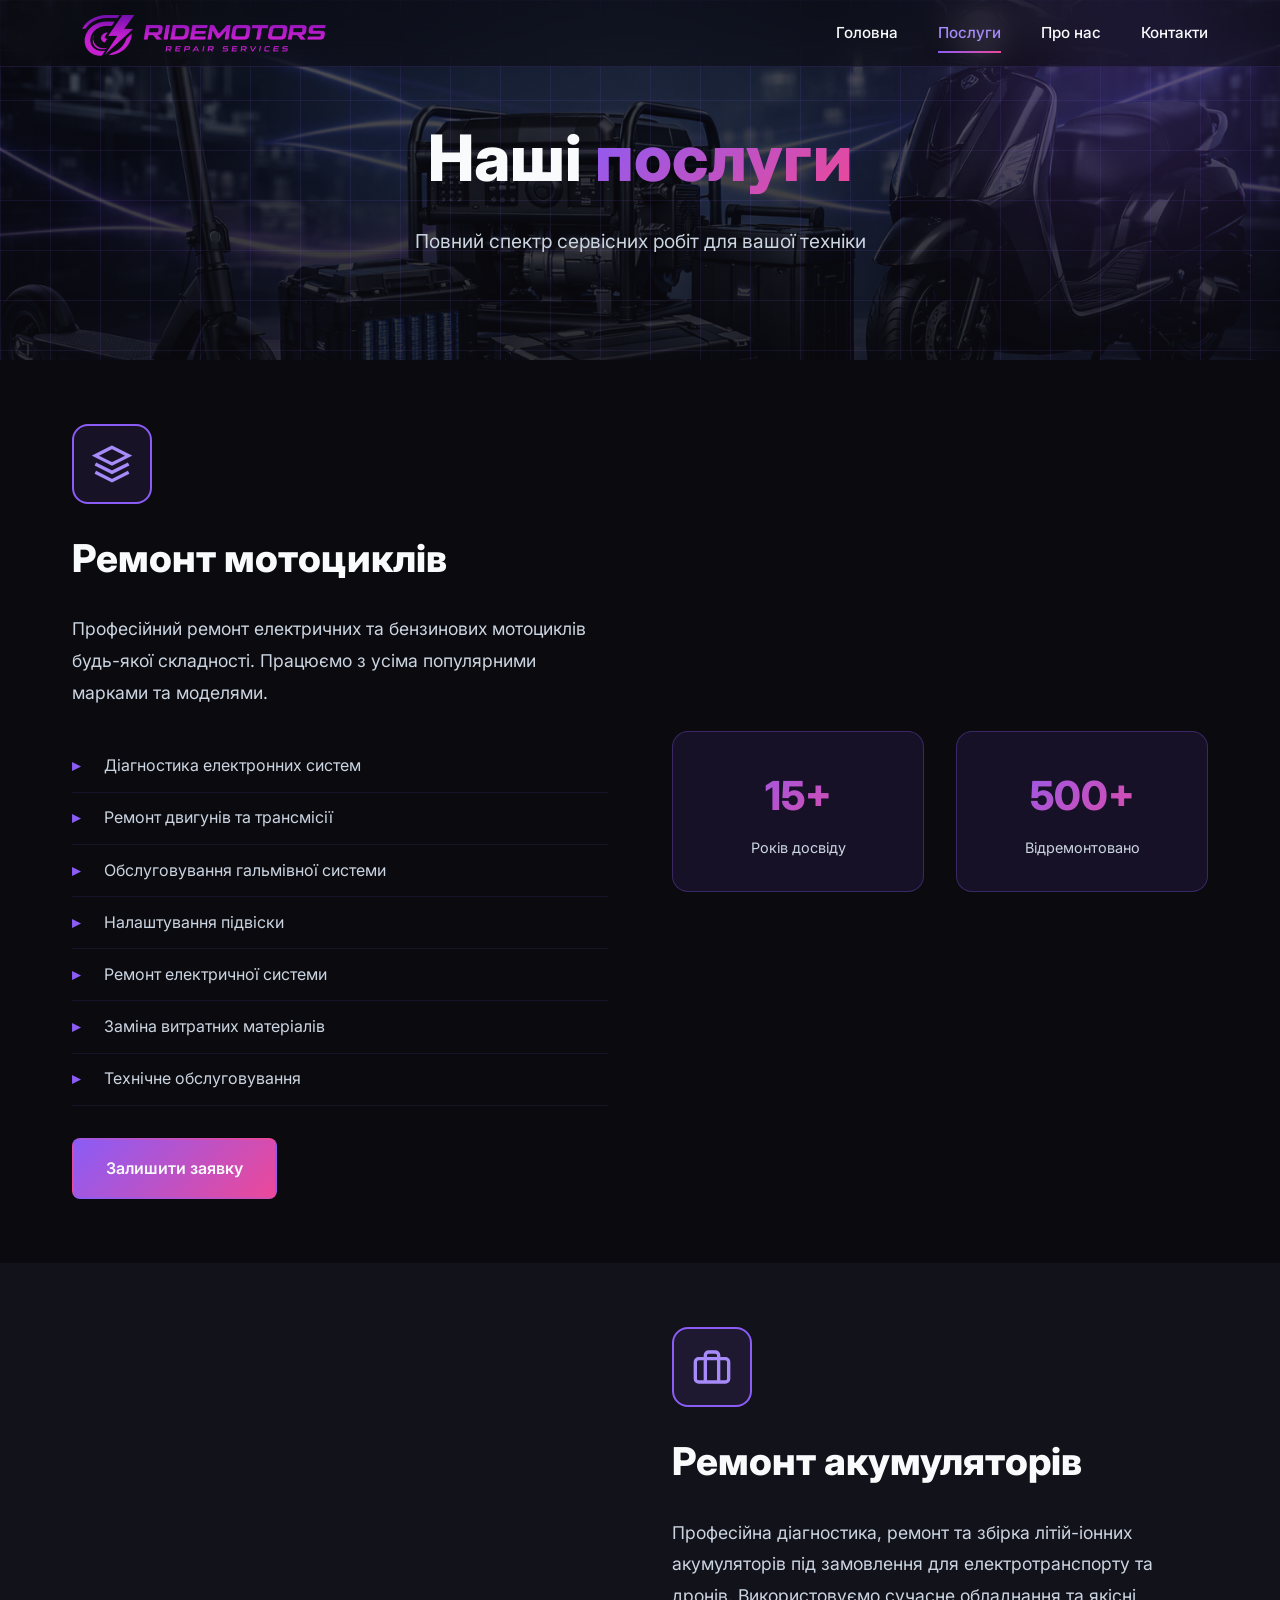
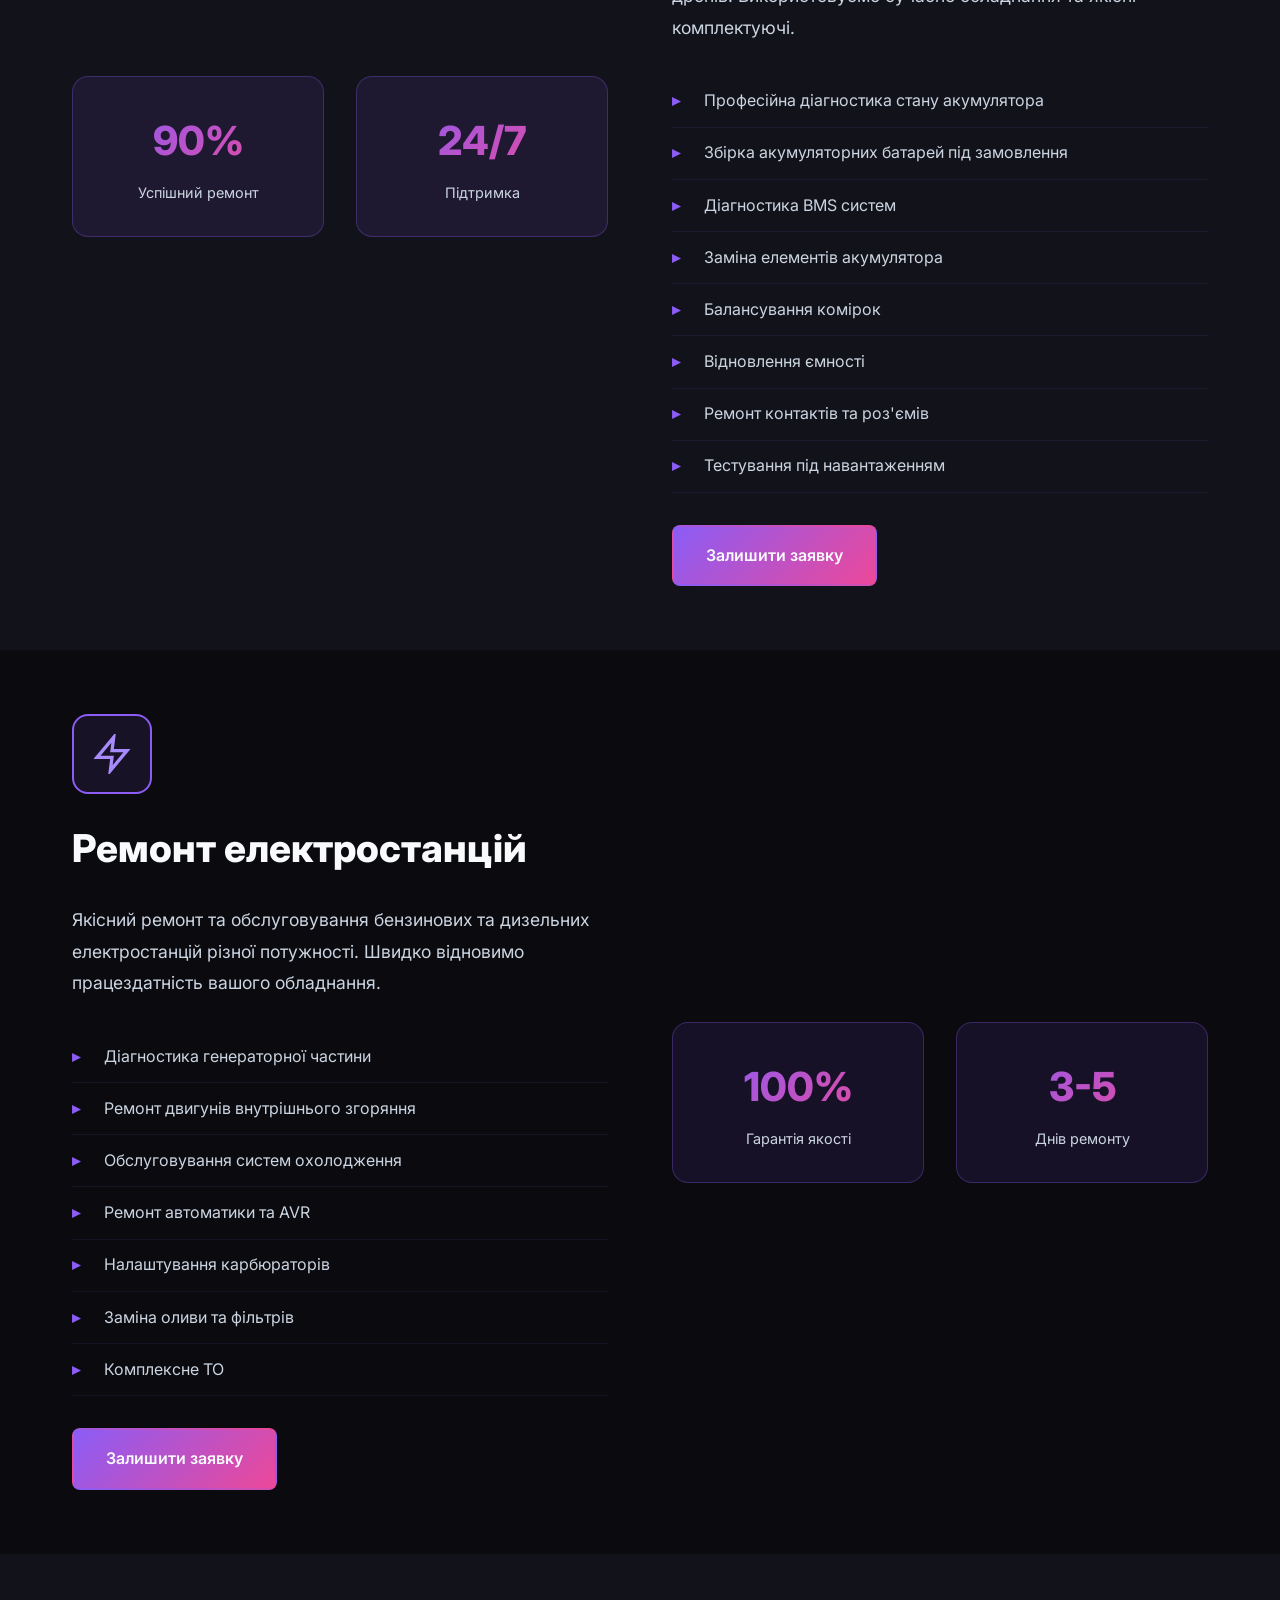
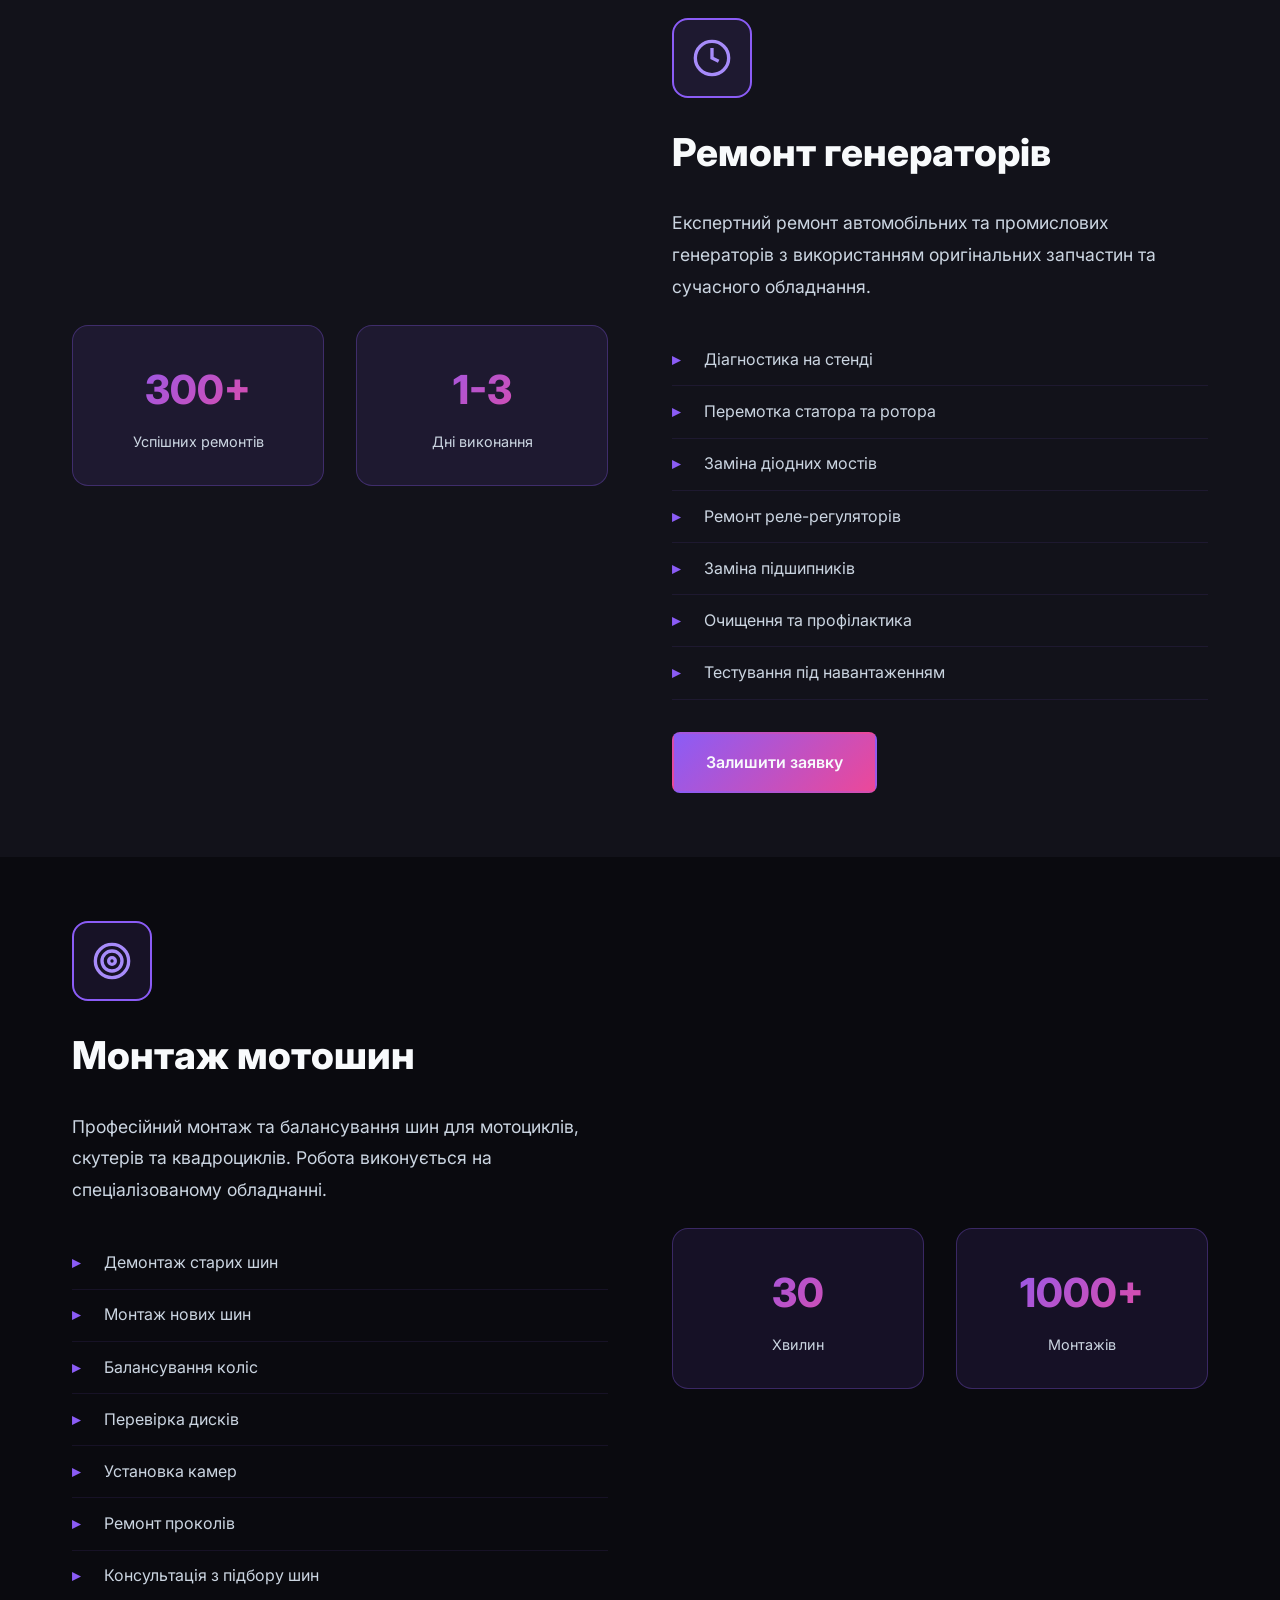
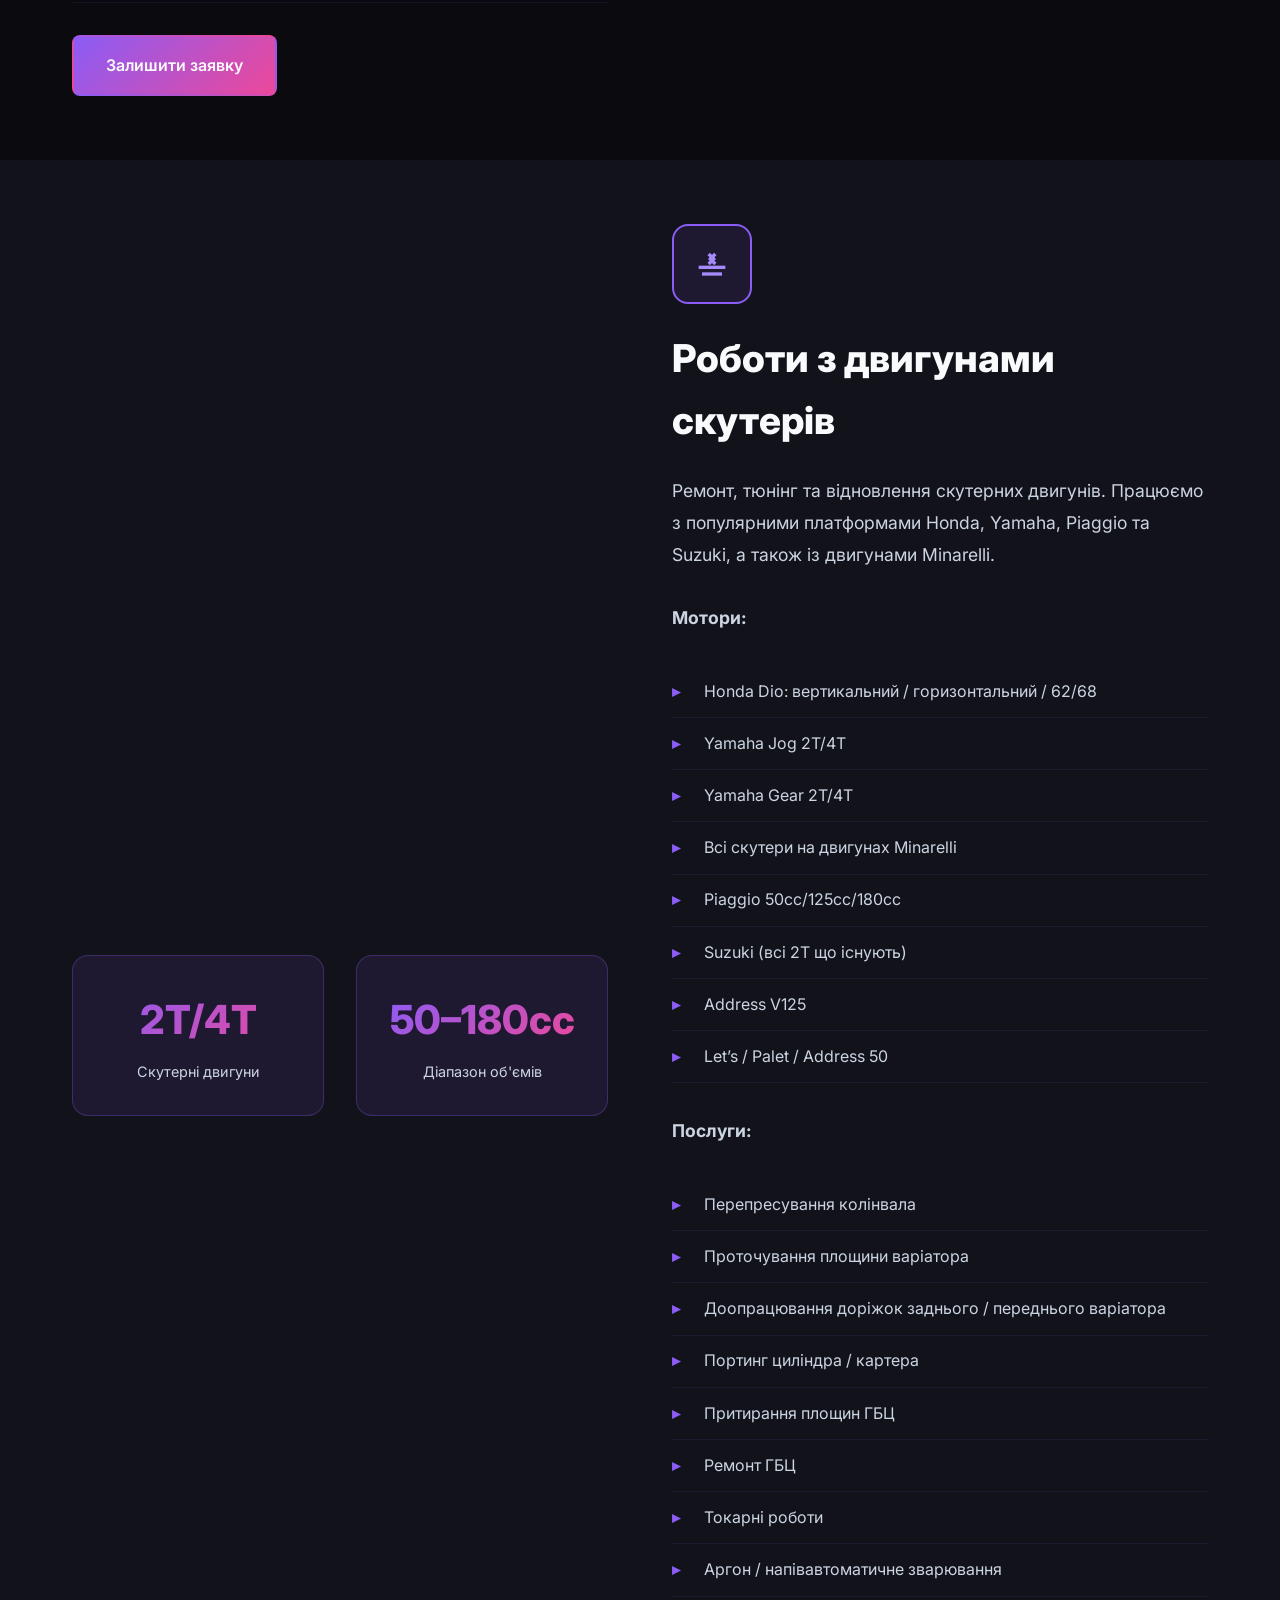
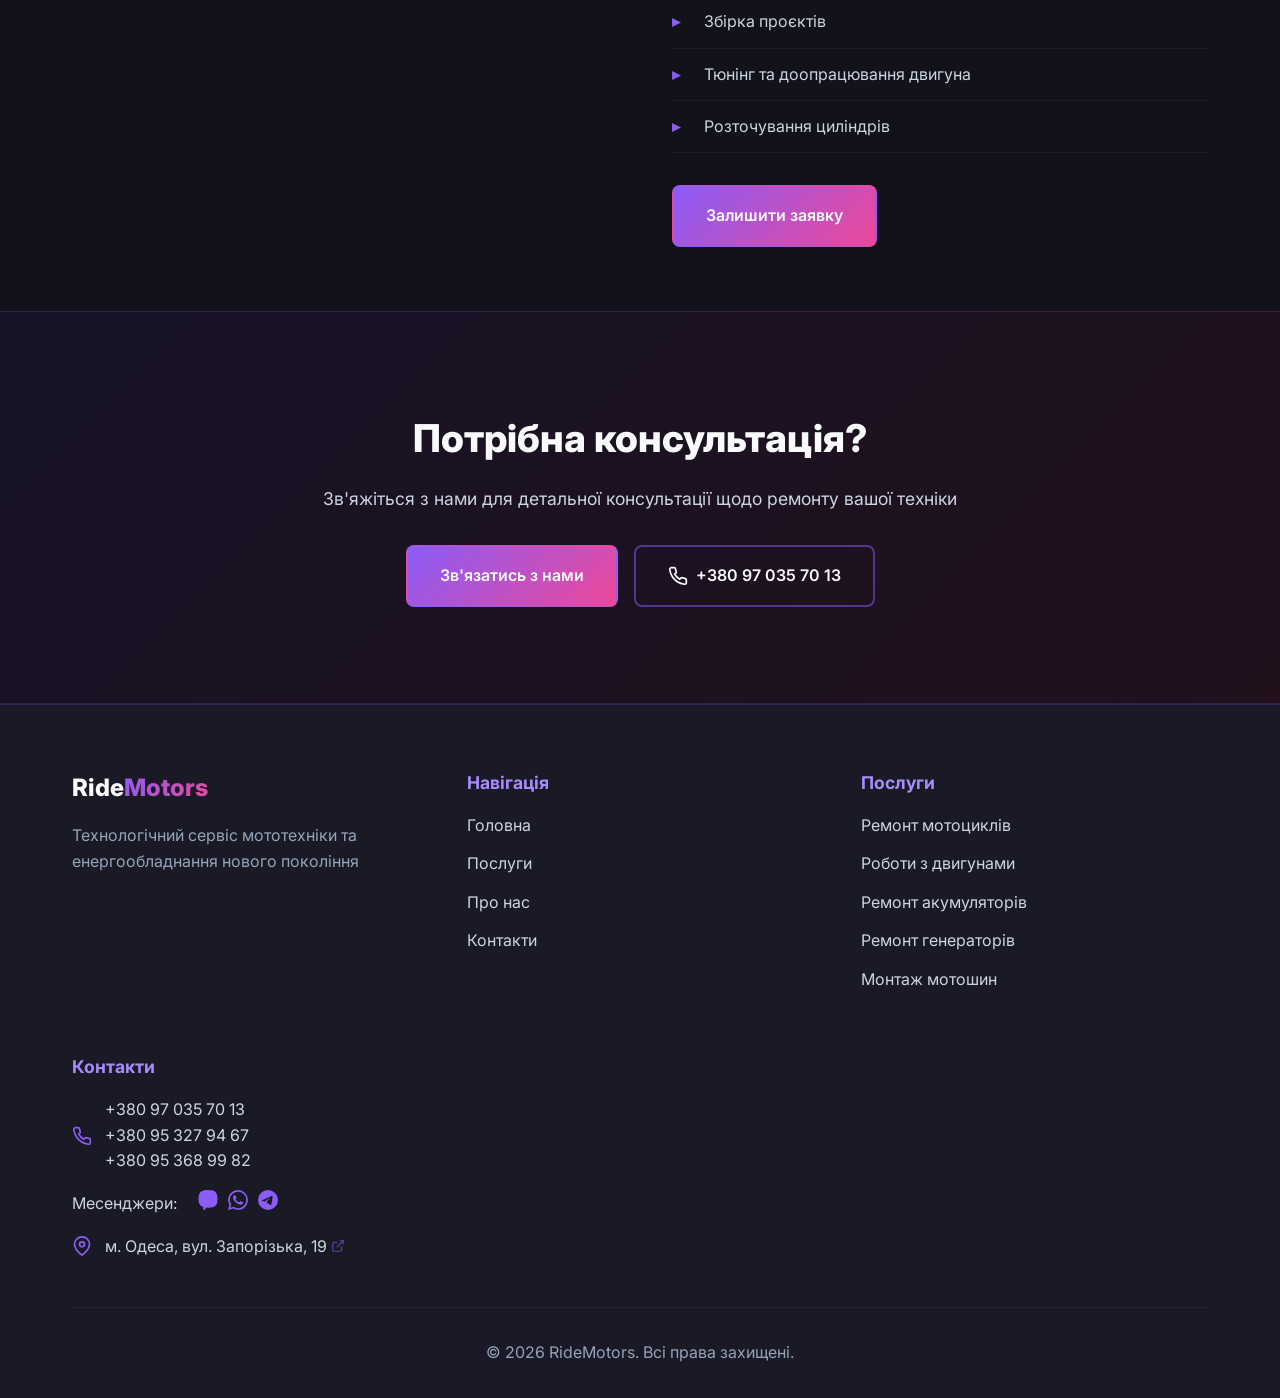
<file: services.html>
<!DOCTYPE html>
<html lang="uk">
<head>
    <meta charset="UTF-8">
    <meta name="viewport" content="width=device-width, initial-scale=1.0">
    <meta name="description" content="Послуги RideMotors - ремонт мотоциклів, акумуляторів, генераторів, електростанцій, монтаж мотошин, роботи з двигунами скутерів">
    <title>Послуги - RideMotors</title>
    <link rel="preconnect" href="https://fonts.googleapis.com">
    <link rel="preconnect" href="https://fonts.gstatic.com" crossorigin>
    <link href="https://fonts.googleapis.com/css2?family=Inter:wght@300;400;600;700;800&display=swap" rel="stylesheet">
    <link rel="stylesheet" href="css/styles.css">
</head>
<body>
    <!-- Navigation -->
    <nav class="nav" id="nav">
        <div class="container">
            <div class="nav-content">
                <a href="index.html" class="logo">
                    <img src="img/logo.png" alt="RideMotors" class="logo-image">
                </a>
                <div class="nav-links" id="navLinks">
                    <a href="index.html" class="nav-link">Головна</a>
                    <a href="services.html" class="nav-link active">Послуги</a>
                    <a href="about.html" class="nav-link">Про нас</a>
                    <a href="contacts.html" class="nav-link">Контакти</a>
                </div>
                <button class="nav-toggle" id="navToggle" aria-label="Menu">
                    <span></span>
                    <span></span>
                    <span></span>
                </button>
            </div>
        </div>
    </nav>

    <!-- Page Header -->
    <section class="page-header">
        <div class="hero-bg">
            <div class="neon-grid"></div>
            <div class="glow-orb glow-orb-1"></div>
        </div>
        <div class="container">
            <h1 class="page-title">
                Наші <span class="gradient-text">послуги</span>
            </h1>
            <p class="page-subtitle">
                Повний спектр сервісних робіт для вашої техніки
            </p>
        </div>
    </section>

    <!-- Service: Motorcycles -->
    <section class="service-detail" id="motorcycles">
        <div class="container">
            <div class="service-detail-content">
                <div class="service-detail-info" data-animate>
                    <div class="service-detail-icon">
                        <svg viewBox="0 0 24 24" fill="none" stroke="currentColor" stroke-width="2">
                            <path d="M12 2L2 7l10 5 10-5-10-5z"/>
                            <path d="M2 17l10 5 10-5M2 12l10 5 10-5"/>
                        </svg>
                    </div>
                    <h2 class="service-detail-title">Ремонт мотоциклів</h2>
                    <p class="service-detail-description">
                        Професійний ремонт електричних та бензинових мотоциклів будь-якої складності. 
                        Працюємо з усіма популярними марками та моделями.
                    </p>
                    <ul class="service-detail-list">
                        <li>Діагностика електронних систем</li>
                        <li>Ремонт двигунів та трансмісії</li>
                        <li>Обслуговування гальмівної системи</li>
                        <li>Налаштування підвіски</li>
                        <li>Ремонт електричної системи</li>
                        <li>Заміна витратних матеріалів</li>
                        <li>Технічне обслуговування</li>
                    </ul>
                    <a href="contacts.html" class="btn btn-primary glow-effect">
                        Залишити заявку
                    </a>
                </div>
                <div class="service-detail-visual" data-animate>
                    <div class="tech-showcase">
                        <div class="tech-showcase-item">
                            <span class="tech-showcase-number">15+</span>
                            <span class="tech-showcase-label">Років досвіду</span>
                        </div>
                        <div class="tech-showcase-item">
                            <span class="tech-showcase-number">500+</span>
                            <span class="tech-showcase-label">Відремонтовано</span>
                        </div>
                    </div>
                </div>
            </div>
        </div>
    </section>

    <!-- Service: Batteries -->
    <section class="service-detail alternate" id="batteries">
        <div class="container">
            <div class="service-detail-content">
                <div class="service-detail-visual" data-animate>
                    <div class="tech-showcase">
                        <div class="tech-showcase-item">
                            <span class="tech-showcase-number">90%</span>
                            <span class="tech-showcase-label">Успішний ремонт</span>
                        </div>
                        <div class="tech-showcase-item">
                            <span class="tech-showcase-number">24/7</span>
                            <span class="tech-showcase-label">Підтримка</span>
                        </div>
                    </div>
                </div>
                <div class="service-detail-info" data-animate>
                    <div class="service-detail-icon">
                        <svg viewBox="0 0 24 24" fill="none" stroke="currentColor" stroke-width="2">
                            <rect x="2" y="7" width="20" height="14" rx="2" ry="2"/>
                            <path d="M16 21V5a2 2 0 0 0-2-2h-4a2 2 0 0 0-2 2v16"/>
                        </svg>
                    </div>
                    <h2 class="service-detail-title">Ремонт акумуляторів</h2>
                    <p class="service-detail-description">
                        Професійна діагностика, ремонт та збірка літій-іонних акумуляторів під замовлення 
                        для електротранспорту та дронів. Використовуємо сучасне обладнання та якісні комплектуючі.
                    </p>
                    <ul class="service-detail-list">
                        <li>Професійна діагностика стану акумулятора</li>
                        <li>Збірка акумуляторних батарей під замовлення</li>
                        <li>Діагностика BMS систем</li>
                        <li>Заміна елементів акумулятора</li>
                        <li>Балансування комірок</li>
                        <li>Відновлення ємності</li>
                        <li>Ремонт контактів та роз'ємів</li>
                        <li>Тестування під навантаженням</li>
                    </ul>
                    <a href="contacts.html" class="btn btn-primary glow-effect">
                        Залишити заявку
                    </a>
                </div>
            </div>
        </div>
    </section>

    <!-- Service: Power Stations -->
    <section class="service-detail" id="power-stations">
        <div class="container">
            <div class="service-detail-content">
                <div class="service-detail-info" data-animate>
                    <div class="service-detail-icon">
                        <svg viewBox="0 0 24 24" fill="none" stroke="currentColor" stroke-width="2">
                            <path d="M13 2L3 14h9l-1 8 10-12h-9l1-8z"/>
                        </svg>
                    </div>
                    <h2 class="service-detail-title">Ремонт електростанцій</h2>
                    <p class="service-detail-description">
                        Якісний ремонт та обслуговування бензинових та дизельних електростанцій 
                        різної потужності. Швидко відновимо працездатність вашого обладнання.
                    </p>
                    <ul class="service-detail-list">
                        <li>Діагностика генераторної частини</li>
                        <li>Ремонт двигунів внутрішнього згоряння</li>
                        <li>Обслуговування систем охолодження</li>
                        <li>Ремонт автоматики та AVR</li>
                        <li>Налаштування карбюраторів</li>
                        <li>Заміна оливи та фільтрів</li>
                        <li>Комплексне ТО</li>
                    </ul>
                    <a href="contacts.html" class="btn btn-primary glow-effect">
                        Залишити заявку
                    </a>
                </div>
                <div class="service-detail-visual" data-animate>
                    <div class="tech-showcase">
                        <div class="tech-showcase-item">
                            <span class="tech-showcase-number">100%</span>
                            <span class="tech-showcase-label">Гарантія якості</span>
                        </div>
                        <div class="tech-showcase-item">
                            <span class="tech-showcase-number">3-5</span>
                            <span class="tech-showcase-label">Днів ремонту</span>
                        </div>
                    </div>
                </div>
            </div>
        </div>
    </section>

    <!-- Service: Generators -->
    <section class="service-detail alternate" id="generators">
        <div class="container">
            <div class="service-detail-content">
                <div class="service-detail-visual" data-animate>
                    <div class="tech-showcase">
                        <div class="tech-showcase-item">
                            <span class="tech-showcase-number">300+</span>
                            <span class="tech-showcase-label">Успішних ремонтів</span>
                        </div>
                        <div class="tech-showcase-item">
                            <span class="tech-showcase-number">1-3</span>
                            <span class="tech-showcase-label">Дні виконання</span>
                        </div>
                    </div>
                </div>
                <div class="service-detail-info" data-animate>
                    <div class="service-detail-icon">
                        <svg viewBox="0 0 24 24" fill="none" stroke="currentColor" stroke-width="2">
                            <circle cx="12" cy="12" r="10"/>
                            <polyline points="12 6 12 12 16 14"/>
                        </svg>
                    </div>
                    <h2 class="service-detail-title">Ремонт генераторів</h2>
                    <p class="service-detail-description">
                        Експертний ремонт автомобільних та промислових генераторів 
                        з використанням оригінальних запчастин та сучасного обладнання.
                    </p>
                    <ul class="service-detail-list">
                        <li>Діагностика на стенді</li>
                        <li>Перемотка статора та ротора</li>
                        <li>Заміна діодних мостів</li>
                        <li>Ремонт реле-регуляторів</li>
                        <li>Заміна підшипників</li>
                        <li>Очищення та профілактика</li>
                        <li>Тестування під навантаженням</li>
                    </ul>
                    <a href="contacts.html" class="btn btn-primary glow-effect">
                        Залишити заявку
                    </a>
                </div>
            </div>
        </div>
    </section>

    <!-- Service: Tires -->
    <section class="service-detail" id="tires">
        <div class="container">
            <div class="service-detail-content">
                <div class="service-detail-info" data-animate>
                    <div class="service-detail-icon">
                        <svg viewBox="0 0 24 24" fill="none" stroke="currentColor" stroke-width="2">
                            <circle cx="12" cy="12" r="10"/>
                            <circle cx="12" cy="12" r="6"/>
                            <circle cx="12" cy="12" r="2"/>
                        </svg>
                    </div>
                    <h2 class="service-detail-title">Монтаж мотошин</h2>
                    <p class="service-detail-description">
                        Професійний монтаж та балансування шин для мотоциклів, скутерів 
                        та квадроциклів. Робота виконується на спеціалізованому обладнанні.
                    </p>
                    <ul class="service-detail-list">
                        <li>Демонтаж старих шин</li>
                        <li>Монтаж нових шин</li>
                        <li>Балансування коліс</li>
                        <li>Перевірка дисків</li>
                        <li>Установка камер</li>
                        <li>Ремонт проколів</li>
                        <li>Консультація з підбору шин</li>
                    </ul>
                    <a href="contacts.html" class="btn btn-primary glow-effect">
                        Залишити заявку
                    </a>
                </div>
                <div class="service-detail-visual" data-animate>
                    <div class="tech-showcase">
                        <div class="tech-showcase-item">
                            <span class="tech-showcase-number">30</span>
                            <span class="tech-showcase-label">Хвилин</span>
                        </div>
                        <div class="tech-showcase-item">
                            <span class="tech-showcase-number">1000+</span>
                            <span class="tech-showcase-label">Монтажів</span>
                        </div>
                    </div>
                </div>
            </div>
        </div>
    </section>

    <!-- Service: Scooter Engines -->
    <section class="service-detail alternate" id="engines">
        <div class="container">
            <div class="service-detail-content">
                <div class="service-detail-visual" data-animate>
                    <div class="tech-showcase">
                        <div class="tech-showcase-item">
                            <span class="tech-showcase-number">2T/4T</span>
                            <span class="tech-showcase-label">Скутерні двигуни</span>
                        </div>
                        <div class="tech-showcase-item">
                            <span class="tech-showcase-number">50&ndash;180cc</span>
                            <span class="tech-showcase-label">Діапазон об'ємів</span>
                        </div>
                    </div>
                </div>
                <div class="service-detail-info" data-animate>
                    <div class="service-detail-icon">
                        <svg viewBox="0 0 24 24" fill="none" stroke="currentColor" stroke-width="2">
                            <path d="M14 6l-3 3 3 3"/>
                            <path d="M10 6l3 3-3 3"/>
                            <path d="M4 14h16"/>
                            <path d="M6 18h12"/>
                        </svg>
                    </div>
                    <h2 class="service-detail-title">Роботи з двигунами скутерів</h2>
                    <p class="service-detail-description">
                        Ремонт, тюнінг та відновлення скутерних двигунів. Працюємо з популярними платформами Honda, Yamaha,
                        Piaggio та Suzuki, а також із двигунами Minarelli.
                    </p>

                    <p class="service-detail-description"><strong>Мотори:</strong></p>
                    <ul class="service-detail-list">
                        <li>Honda Dio: вертикальний / горизонтальний / 62/68</li>
                        <li>Yamaha Jog 2T/4T</li>
                        <li>Yamaha Gear 2T/4T</li>
                        <li>Всі скутери на двигунах Minarelli</li>
                        <li>Piaggio 50cc/125cc/180cc</li>
                        <li>Suzuki (всі 2Т що існують)</li>
                        <li>Address V125</li>
                        <li>Let&rsquo;s / Palet / Address 50</li>
                    </ul>

                    <p class="service-detail-description"><strong>Послуги:</strong></p>
                    <ul class="service-detail-list">
                        <li>Перепресування колінвала</li>
                        <li>Проточування площини варіатора</li>
                        <li>Доопрацювання доріжок заднього / переднього варіатора</li>
                        <li>Портинг циліндра / картера</li>
                        <li>Притирання площин ГБЦ</li>
                        <li>Ремонт ГБЦ</li>
                        <li>Токарні роботи</li>
                        <li>Аргон / напівавтоматичне зварювання</li>
                        <li>Збірка проєктів</li>
                        <li>Тюнінг та доопрацювання двигуна</li>
                        <li>Розточування циліндрів</li>
                    </ul>

                    <a href="contacts.html" class="btn btn-primary glow-effect">
                        Залишити заявку
                    </a>
                </div>
            </div>
        </div>
    </section>

    <!-- CTA Section -->
    <section class="cta">
        <div class="container">
            <div class="cta-content" data-animate>
                <h2 class="cta-title">Потрібна консультація?</h2>
                <p class="cta-description">
                    Зв'яжіться з нами для детальної консультації щодо ремонту вашої техніки
                </p>
                <div class="cta-buttons">
                    <a href="contacts.html" class="btn btn-primary glow-effect">
                        Зв'язатись з нами
                    </a>
                    <a href="tel:+380970357013" class="btn btn-outline">
                        <svg class="btn-icon" viewBox="0 0 24 24" fill="none" stroke="currentColor" stroke-width="2">
                            <path d="M22 16.92v3a2 2 0 0 1-2.18 2 19.79 19.79 0 0 1-8.63-3.07 19.5 19.5 0 0 1-6-6 19.79 19.79 0 0 1-3.07-8.67A2 2 0 0 1 4.11 2h3a2 2 0 0 1 2 1.72 12.84 12.84 0 0 0 .7 2.81 2 2 0 0 1-.45 2.11L8.09 9.91a16 16 0 0 0 6 6l1.27-1.27a2 2 0 0 1 2.11-.45 12.84 12.84 0 0 0 2.81.7A2 2 0 0 1 22 16.92z"/>
                        </svg>
                        +380 97 035 70 13
                    </a>
                </div>
            </div>
        </div>
    </section>

    <!-- Footer -->
    <footer class="footer">
        <div class="container">
            <div class="footer-content">
                <div class="footer-section">
                    <h3 class="footer-logo">
                        <span class="logo-text">Ride</span><span class="logo-accent">Motors</span>
                    </h3>
                    <p class="footer-description">
                        Технологічний сервіс мототехніки та енергообладнання нового покоління
                    </p>
                </div>
                <div class="footer-section">
                    <h4 class="footer-title">Навігація</h4>
                    <ul class="footer-links">
                        <li><a href="index.html">Головна</a></li>
                        <li><a href="services.html">Послуги</a></li>
                        <li><a href="about.html">Про нас</a></li>
                        <li><a href="contacts.html">Контакти</a></li>
                    </ul>
                </div>
                <div class="footer-section">
                    <h4 class="footer-title">Послуги</h4>
                    <ul class="footer-links">
                        <li><a href="services.html#motorcycles">Ремонт мотоциклів</a></li>
                        <li><a href="services.html#engines">Роботи з двигунами</a></li>
                        <li><a href="services.html#batteries">Ремонт акумуляторів</a></li>
                        <li><a href="services.html#generators">Ремонт генераторів</a></li>
                        <li><a href="services.html#tires">Монтаж мотошин</a></li>
                    </ul>
                </div>
                <div class="footer-section">
                    <h4 class="footer-title">Контакти</h4>
                    <ul class="footer-contacts">
                        <li>
                            <svg viewBox="0 0 24 24" fill="none" stroke="currentColor" stroke-width="2">
                                <path d="M22 16.92v3a2 2 0 0 1-2.18 2 19.79 19.79 0 0 1-8.63-3.07 19.5 19.5 0 0 1-6-6 19.79 19.79 0 0 1-3.07-8.67A2 2 0 0 1 4.11 2h3a2 2 0 0 1 2 1.72 12.84 12.84 0 0 0 .7 2.81 2 2 0 0 1-.45 2.11L8.09 9.91a16 16 0 0 0 6 6l1.27-1.27a2 2 0 0 1 2.11-.45 12.84 12.84 0 0 0 2.81.7A2 2 0 0 1 22 16.92z"/>
                            </svg>
                            <div>
                                <a href="tel:+380970357013">+380 97 035 70 13</a><br>
                                <a href="tel:+380953279467">+380 95 327 94 67</a><br>
                                <a href="tel:+380953689982">+380 95 368 99 82</a>
                            </div>
                        </li>
                        <li style="margin-top: 10px;">
                            <span style="margin-right: 8px;">Месенджери:</span>
                            <div style="display: inline-flex; gap: 10px;">
                                <a href="viber://chat?number=%2B380970357013" target="_blank" rel="noopener" style="color: var(--primary-color); transition: transform 0.3s ease; display: inline-block;" onmouseover="this.style.transform='scale(1.2)'" onmouseout="this.style.transform='scale(1)'" title="Viber">
                                    <svg width="24" height="24" viewBox="0 0 24 24" fill="currentColor">
                                        <path d="M11.4 0C9.473.028 5.333.344 3.02 2.467 1.302 4.187.696 6.7.633 9.817.57 12.933.488 18.776 6.12 20.36h.005l-.004 2.488s-.037.977.61 1.177c.777.242 1.234-.5 1.98-1.302.407-.44.971-1.084 1.397-1.58 3.851.322 6.812-.416 7.15-.525.776-.252 5.176-.816 5.892-6.657.74-6.02-.36-9.83-2.34-11.546 0 0-1.023-1.984-5.49-2.1z"/>
                                    </svg>
                                </a>
                                <a href="https://wa.me/380970357013" target="_blank" rel="noopener" style="color: var(--primary-color); transition: transform 0.3s ease; display: inline-block;" onmouseover="this.style.transform='scale(1.2)'" onmouseout="this.style.transform='scale(1)'" title="WhatsApp">
                                    <svg width="24" height="24" viewBox="0 0 24 24" fill="currentColor">
                                        <path d="M17.472 14.382c-.297-.149-1.758-.867-2.03-.967-.273-.099-.471-.148-.67.15-.197.297-.767.966-.94 1.164-.173.199-.347.223-.644.075-.297-.15-1.255-.463-2.39-1.475-.883-.788-1.48-1.761-1.653-2.059-.173-.297-.018-.458.13-.606.134-.133.298-.347.446-.52.149-.174.198-.298.298-.497.099-.198.05-.371-.025-.52-.075-.149-.669-1.612-.916-2.207-.242-.579-.487-.5-.669-.51-.173-.008-.371-.01-.57-.01-.198 0-.52.074-.792.372-.272.297-1.04 1.016-1.04 2.479 0 1.462 1.065 2.875 1.213 3.074.149.198 2.096 3.2 5.077 4.487.709.306 1.262.489 1.694.625.712.227 1.36.195 1.871.118.571-.085 1.758-.719 2.006-1.413.248-.694.248-1.289.173-1.413-.074-.124-.272-.198-.57-.347m-5.421 7.403h-.004a9.87 9.87 0 01-5.031-1.378l-.361-.214-3.741.982.998-3.648-.235-.374a9.86 9.86 0 01-1.51-5.26c.001-5.45 4.436-9.884 9.888-9.884 2.64 0 5.122 1.03 6.988 2.898a9.825 9.825 0 012.893 6.994c-.003 5.45-4.437 9.884-9.885 9.884m8.413-18.297A11.815 11.815 0 0012.05 0C5.495 0 .16 5.335.157 11.892c0 2.096.547 4.142 1.588 5.945L.057 24l6.305-1.654a11.882 11.882 0 005.683 1.448h.005c6.554 0 11.89-5.335 11.893-11.893a11.821 11.821 0 00-3.48-8.413Z"/>
                                    </svg>
                                </a>
                                <a href="https://t.me/+380970357013" target="_blank" rel="noopener" style="color: var(--primary-color); transition: transform 0.3s ease; display: inline-block;" onmouseover="this.style.transform='scale(1.2)'" onmouseout="this.style.transform='scale(1)'" title="Telegram">
                                    <svg width="24" height="24" viewBox="0 0 24 24" fill="currentColor">
                                        <path d="M11.944 0A12 12 0 0 0 0 12a12 12 0 0 0 12 12 12 12 0 0 0 12-12A12 12 0 0 0 12 0a12 12 0 0 0-.056 0zm4.962 7.224c.1-.002.321.023.465.14a.506.506 0 0 1 .171.325c.016.093.036.306.02.472-.18 1.898-.962 6.502-1.36 8.627-.168.9-.499 1.201-.82 1.23-.696.065-1.225-.46-1.9-.902-1.056-.693-1.653-1.124-2.678-1.8-1.185-.78-.417-1.21.258-1.91.177-.184 3.247-2.977 3.307-3.23.007-.032.014-.15-.056-.212s-.174-.041-.249-.024c-.106.024-1.793 1.14-5.061 3.345-.48.33-.913.49-1.302.48-.428-.008-1.252-.241-1.865-.44-.752-.245-1.349-.374-1.297-.789.027-.216.325-.437.893-.663 3.498-1.524 5.83-2.529 6.998-3.014 3.332-1.386 4.025-1.627 4.476-1.635z"/>
                                    </svg>
                                </a>
                            </div>
                        </li>
                        <li>
                            <svg viewBox="0 0 24 24" fill="none" stroke="currentColor" stroke-width="2">
                                <path d="M21 10c0 7-9 13-9 13s-9-6-9-13a9 9 0 0 1 18 0z"/>
                                <circle cx="12" cy="10" r="3"/>
                            </svg>
                            <a href="https://maps.google.com/?q=м.+Одеса,+вул.+Запорізька,+19" target="_blank" rel="noopener" class="footer-address-link">
                                <span>м. Одеса, вул. Запорізька, 19</span>
                                <svg class="link-external" viewBox="0 0 24 24" fill="none" stroke="currentColor" stroke-width="2" style="width: 14px; height: 14px; margin-left: 4px;">
                                    <path d="M18 13v6a2 2 0 0 1-2 2H5a2 2 0 0 1-2-2V8a2 2 0 0 1 2-2h6"/>
                                    <polyline points="15 3 21 3 21 9"/>
                                    <line x1="10" y1="14" x2="21" y2="3"/>
                                </svg>
                            </a>
                        </li>
                    </ul>
                </div>
            </div>
            <div class="footer-bottom">
                <p>&copy; 2026 RideMotors. Всі права захищені.</p>
            </div>
        </div>
    </footer>

    <script src="js/main.js"></script>
</body>
</html>
</file>
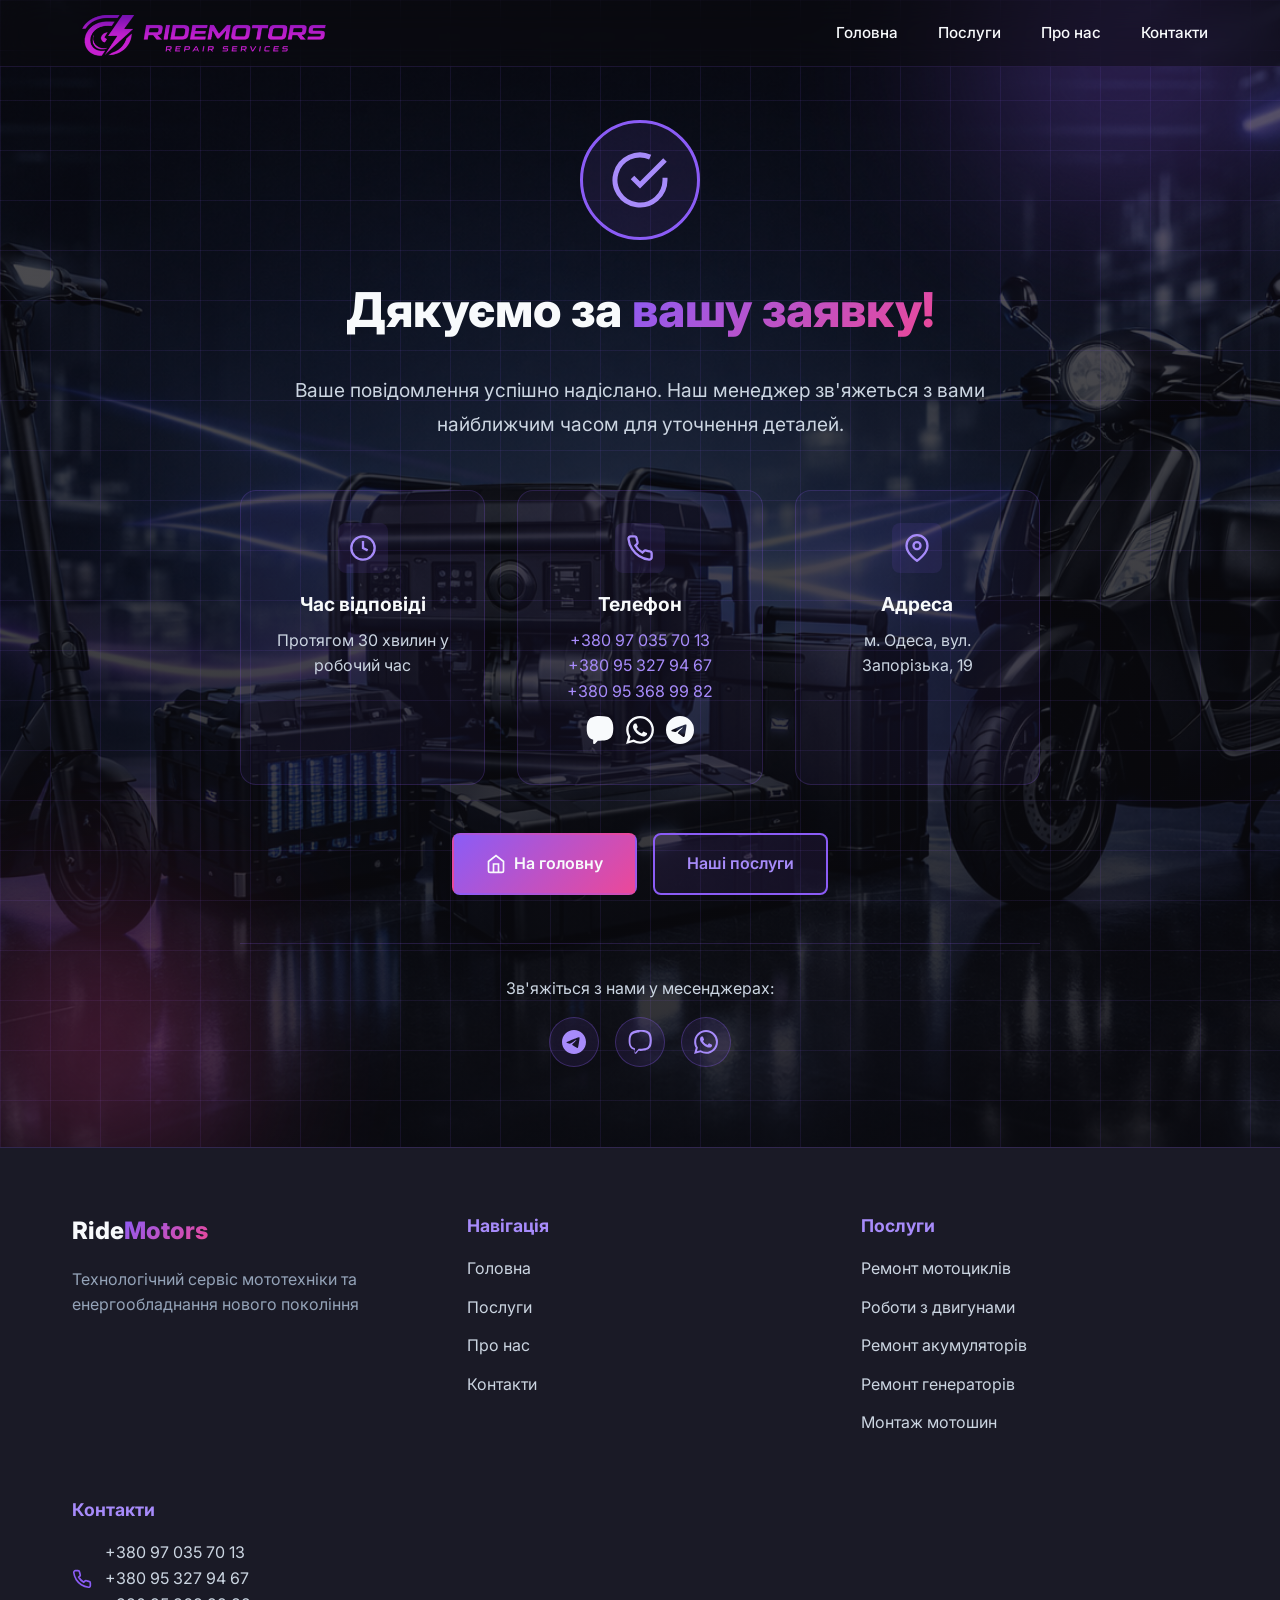
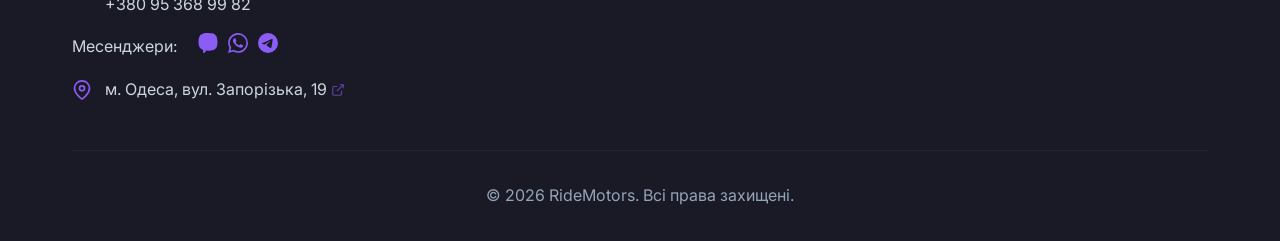
<file: thank-you.html>
<!DOCTYPE html>
<html lang="uk">
<head>
    <meta charset="UTF-8">
    <meta name="viewport" content="width=device-width, initial-scale=1.0">
    <meta name="robots" content="noindex, nofollow">
    <title>Дякуємо за заявку - RideMotors</title>
    <link rel="preconnect" href="https://fonts.googleapis.com">
    <link rel="preconnect" href="https://fonts.gstatic.com" crossorigin>
    <link href="https://fonts.googleapis.com/css2?family=Inter:wght@300;400;600;700;800&display=swap" rel="stylesheet">
    <link rel="stylesheet" href="css/styles.css">
</head>
<body>
    <!-- Navigation -->
    <nav class="nav" id="nav">
        <div class="container">
            <div class="nav-content">
                <a href="index.html" class="logo">
                    <img src="img/logo.png" alt="RideMotors" class="logo-image">
                </a>
                <div class="nav-links" id="navLinks">
                    <a href="index.html" class="nav-link">Головна</a>
                    <a href="services.html" class="nav-link">Послуги</a>
                    <a href="about.html" class="nav-link">Про нас</a>
                    <a href="contacts.html" class="nav-link">Контакти</a>
                </div>
                <button class="nav-toggle" id="navToggle" aria-label="Menu">
                    <span></span>
                    <span></span>
                    <span></span>
                </button>
            </div>
        </div>
    </nav>

    <!-- Thank You Section -->
    <section class="thank-you-section">
        <div class="hero-bg">
            <div class="neon-grid"></div>
            <div class="glow-orb glow-orb-1"></div>
            <div class="glow-orb glow-orb-2"></div>
        </div>
        <div class="container">
            <div class="thank-you-content">
                <div class="success-icon">
                    <svg viewBox="0 0 24 24" fill="none" stroke="currentColor" stroke-width="2">
                        <path d="M22 11.08V12a10 10 0 1 1-5.93-9.14"/>
                        <polyline points="22 4 12 14.01 9 11.01"/>
                    </svg>
                </div>
                <h1 class="thank-you-title">
                    Дякуємо за <span class="gradient-text">вашу заявку!</span>
                </h1>
                <p class="thank-you-description">
                    Ваше повідомлення успішно надіслано. Наш менеджер зв'яжеться з вами 
                    найближчим часом для уточнення деталей.
                </p>
                
                <div class="thank-you-info">
                    <div class="info-card">
                        <div class="info-icon">
                            <svg viewBox="0 0 24 24" fill="none" stroke="currentColor" stroke-width="2">
                                <circle cx="12" cy="12" r="10"/>
                                <polyline points="12 6 12 12 16 14"/>
                            </svg>
                        </div>
                        <h3>Час відповіді</h3>
                        <p>Протягом 30 хвилин у робочий час</p>
                    </div>
                    
                    <div class="info-card">
                        <div class="info-icon">
                            <svg viewBox="0 0 24 24" fill="none" stroke="currentColor" stroke-width="2">
                                <path d="M22 16.92v3a2 2 0 0 1-2.18 2 19.79 19.79 0 0 1-8.63-3.07 19.5 19.5 0 0 1-6-6 19.79 19.79 0 0 1-3.07-8.67A2 2 0 0 1 4.11 2h3a2 2 0 0 1 2 1.72 12.84 12.84 0 0 0 .7 2.81 2 2 0 0 1-.45 2.11L8.09 9.91a16 16 0 0 0 6 6l1.27-1.27a2 2 0 0 1 2.11-.45 12.84 12.84 0 0 0 2.81.7A2 2 0 0 1 22 16.92z"/>
                            </svg>
                        </div>
                        <h3>Телефон</h3>
                        <p>
                            <a href="tel:+380970357013">+380 97 035 70 13</a><br>
                            <a href="tel:+380953279467">+380 95 327 94 67</a><br>
                            <a href="tel:+380953689982">+380 95 368 99 82</a>
                        </p>
                        <div style="display: flex; gap: 12px; margin-top: 12px; justify-content: center;">
                            <a href="viber://chat?number=%2B380970357013" target="_blank" rel="noopener" style="color: var(--primary-color); transition: transform 0.3s ease; display: inline-block;" onmouseover="this.style.transform='scale(1.2)'" onmouseout="this.style.transform='scale(1)'" title="Viber">
                                <svg width="28" height="28" viewBox="0 0 24 24" fill="currentColor">
                                    <path d="M11.4 0C9.473.028 5.333.344 3.02 2.467 1.302 4.187.696 6.7.633 9.817.57 12.933.488 18.776 6.12 20.36h.005l-.004 2.488s-.037.977.61 1.177c.777.242 1.234-.5 1.98-1.302.407-.44.971-1.084 1.397-1.58 3.851.322 6.812-.416 7.15-.525.776-.252 5.176-.816 5.892-6.657.74-6.02-.36-9.83-2.34-11.546 0 0-1.023-1.984-5.49-2.1z"/>
                                </svg>
                            </a>
                            <a href="https://wa.me/380970357013" target="_blank" rel="noopener" style="color: var(--primary-color); transition: transform 0.3s ease; display: inline-block;" onmouseover="this.style.transform='scale(1.2)'" onmouseout="this.style.transform='scale(1)'" title="WhatsApp">
                                <svg width="28" height="28" viewBox="0 0 24 24" fill="currentColor">
                                    <path d="M17.472 14.382c-.297-.149-1.758-.867-2.03-.967-.273-.099-.471-.148-.67.15-.197.297-.767.966-.94 1.164-.173.199-.347.223-.644.075-.297-.15-1.255-.463-2.39-1.475-.883-.788-1.48-1.761-1.653-2.059-.173-.297-.018-.458.13-.606.134-.133.298-.347.446-.52.149-.174.198-.298.298-.497.099-.198.05-.371-.025-.52-.075-.149-.669-1.612-.916-2.207-.242-.579-.487-.5-.669-.51-.173-.008-.371-.01-.57-.01-.198 0-.52.074-.792.372-.272.297-1.04 1.016-1.04 2.479 0 1.462 1.065 2.875 1.213 3.074.149.198 2.096 3.2 5.077 4.487.709.306 1.262.489 1.694.625.712.227 1.36.195 1.871.118.571-.085 1.758-.719 2.006-1.413.248-.694.248-1.289.173-1.413-.074-.124-.272-.198-.57-.347m-5.421 7.403h-.004a9.87 9.87 0 01-5.031-1.378l-.361-.214-3.741.982.998-3.648-.235-.374a9.86 9.86 0 01-1.51-5.26c.001-5.45 4.436-9.884 9.888-9.884 2.64 0 5.122 1.03 6.988 2.898a9.825 9.825 0 012.893 6.994c-.003 5.45-4.437 9.884-9.885 9.884m8.413-18.297A11.815 11.815 0 0012.05 0C5.495 0 .16 5.335.157 11.892c0 2.096.547 4.142 1.588 5.945L.057 24l6.305-1.654a11.882 11.882 0 005.683 1.448h.005c6.554 0 11.89-5.335 11.893-11.893a11.821 11.821 0 00-3.48-8.413Z"/>
                                </svg>
                            </a>
                            <a href="https://t.me/+380970357013" target="_blank" rel="noopener" style="color: var(--primary-color); transition: transform 0.3s ease; display: inline-block;" onmouseover="this.style.transform='scale(1.2)'" onmouseout="this.style.transform='scale(1)'" title="Telegram">
                                <svg width="28" height="28" viewBox="0 0 24 24" fill="currentColor">
                                    <path d="M11.944 0A12 12 0 0 0 0 12a12 12 0 0 0 12 12 12 12 0 0 0 12-12A12 12 0 0 0 12 0a12 12 0 0 0-.056 0zm4.962 7.224c.1-.002.321.023.465.14a.506.506 0 0 1 .171.325c.016.093.036.306.02.472-.18 1.898-.962 6.502-1.36 8.627-.168.9-.499 1.201-.82 1.23-.696.065-1.225-.46-1.9-.902-1.056-.693-1.653-1.124-2.678-1.8-1.185-.78-.417-1.21.258-1.91.177-.184 3.247-2.977 3.307-3.23.007-.032.014-.15-.056-.212s-.174-.041-.249-.024c-.106.024-1.793 1.14-5.061 3.345-.48.33-.913.49-1.302.48-.428-.008-1.252-.241-1.865-.44-.752-.245-1.349-.374-1.297-.789.027-.216.325-.437.893-.663 3.498-1.524 5.83-2.529 6.998-3.014 3.332-1.386 4.025-1.627 4.476-1.635z"/>
                                </svg>
                            </a>
                        </div>
                    </div>
                    
                    <div class="info-card">
                        <div class="info-icon">
                            <svg viewBox="0 0 24 24" fill="none" stroke="currentColor" stroke-width="2">
                                <path d="M21 10c0 7-9 13-9 13s-9-6-9-13a9 9 0 0 1 18 0z"/>
                                <circle cx="12" cy="10" r="3"/>
                            </svg>
                        </div>
                        <h3>Адреса</h3>
                        <p>м. Одеса, вул. Запорізька, 19</p>
                    </div>
                </div>

                <div class="thank-you-actions">
                    <a href="index.html" class="btn btn-primary glow-effect">
                        <svg class="btn-icon" viewBox="0 0 24 24" fill="none" stroke="currentColor" stroke-width="2">
                            <path d="M3 9l9-7 9 7v11a2 2 0 0 1-2 2H5a2 2 0 0 1-2-2z"/>
                            <polyline points="9 22 9 12 15 12 15 22"/>
                        </svg>
                        На головну
                    </a>
                    <a href="services.html" class="btn btn-secondary">
                        Наші послуги
                    </a>
                </div>

                <div class="thank-you-social">
                    <p class="social-title">Зв'яжіться з нами у месенджерах:</p>
                    <div class="social-links">
                        <a href="#" class="social-link" title="Telegram">
                            <svg viewBox="0 0 24 24" fill="currentColor">
                                <path d="M12 0C5.373 0 0 5.373 0 12s5.373 12 12 12 12-5.373 12-12S18.627 0 12 0zm5.562 8.161c-.18 1.897-.962 6.502-1.359 8.627-.168.9-.5 1.201-.82 1.23-.697.064-1.226-.461-1.901-.903-1.056-.692-1.653-1.123-2.678-1.799-1.185-.781-.417-1.21.258-1.911.177-.184 3.247-2.977 3.307-3.23.007-.032.014-.15-.056-.212s-.174-.041-.249-.024c-.106.024-1.793 1.139-5.062 3.345-.479.329-.913.489-1.302.481-.428-.009-1.252-.241-1.865-.44-.752-.244-1.349-.374-1.297-.789.027-.216.325-.437.893-.663 3.498-1.524 5.831-2.529 6.998-3.014 3.332-1.386 4.025-1.627 4.476-1.635.099-.002.321.023.465.141.121.099.155.232.171.326.016.094.036.308.02.475z"/>
                            </svg>
                        </a>
                        <a href="#" class="social-link" title="Viber">
                            <svg viewBox="0 0 24 24" fill="currentColor">
                                <path d="M11.4 0C9.473.028 5.333.344 3.02 2.467 1.302 4.187.696 6.7.633 9.817.57 12.933.488 18.617 6.55 20.09h.005l-.004 2.416s-.037.977.61 1.177c.777.242 1.234-.5 1.98-1.302.407-.44.972-1.084 1.397-1.58 3.85.322 6.812-.416 7.15-.525.776-.253 5.176-.816 5.892-6.657.74-6.02-.36-9.83-2.34-11.546-.596-.55-3.006-2.3-8.375-2.323 0 0-.395-.025-1.037-.017zm.058 1.693c.545-.004.88.02.88.02 4.54.02 6.711 1.432 7.19 1.862 1.62 1.434 2.5 4.55 1.94 9.372-.584 4.783-4.017 5.13-4.687 5.348-.267.09-2.848.737-6.153.524 0 0-2.433 2.94-3.192 3.705-.12.123-.26.167-.352.145-.13-.03-.166-.188-.165-.414l.02-4.016c-4.762-1.172-4.485-5.585-4.435-7.98.05-2.397.525-4.425 1.883-5.725 1.888-1.832 5.27-2.103 6.996-2.127z"/>
                            </svg>
                        </a>
                        <a href="#" class="social-link" title="WhatsApp">
                            <svg viewBox="0 0 24 24" fill="currentColor">
                                <path d="M17.472 14.382c-.297-.149-1.758-.867-2.03-.967-.273-.099-.471-.148-.67.15-.197.297-.767.966-.94 1.164-.173.199-.347.223-.644.075-.297-.15-1.255-.463-2.39-1.475-.883-.788-1.48-1.761-1.653-2.059-.173-.297-.018-.458.13-.606.134-.133.298-.347.446-.52.149-.174.198-.298.298-.497.099-.198.05-.371-.025-.52-.075-.149-.669-1.612-.916-2.207-.242-.579-.487-.5-.669-.51-.173-.008-.371-.01-.57-.01-.198 0-.52.074-.792.372-.272.297-1.04 1.016-1.04 2.479 0 1.462 1.065 2.875 1.213 3.074.149.198 2.096 3.2 5.077 4.487.709.306 1.262.489 1.694.625.712.227 1.36.195 1.871.118.571-.085 1.758-.719 2.006-1.413.248-.694.248-1.289.173-1.413-.074-.124-.272-.198-.57-.347m-5.421 7.403h-.004a9.87 9.87 0 01-5.031-1.378l-.361-.214-3.741.982.998-3.648-.235-.374a9.86 9.86 0 01-1.51-5.26c.001-5.45 4.436-9.884 9.888-9.884 2.64 0 5.122 1.03 6.988 2.898a9.825 9.825 0 012.893 6.994c-.003 5.45-4.437 9.884-9.885 9.884m8.413-18.297A11.815 11.815 0 0012.05 0C5.495 0 .16 5.335.157 11.892c0 2.096.547 4.142 1.588 5.945L.057 24l6.305-1.654a11.882 11.882 0 005.683 1.448h.005c6.554 0 11.89-5.335 11.893-11.893a11.821 11.821 0 00-3.48-8.413z"/>
                            </svg>
                        </a>
                    </div>
                </div>
            </div>
        </div>
    </section>

    <!-- Footer -->
    <footer class="footer">
        <div class="container">
            <div class="footer-content">
                <div class="footer-section">
                    <h3 class="footer-logo">
                        <span class="logo-text">Ride</span><span class="logo-accent">Motors</span>
                    </h3>
                    <p class="footer-description">
                        Технологічний сервіс мототехніки та енергообладнання нового покоління
                    </p>
                </div>
                <div class="footer-section">
                    <h4 class="footer-title">Навігація</h4>
                    <ul class="footer-links">
                        <li><a href="index.html">Головна</a></li>
                        <li><a href="services.html">Послуги</a></li>
                        <li><a href="about.html">Про нас</a></li>
                        <li><a href="contacts.html">Контакти</a></li>
                    </ul>
                </div>
                <div class="footer-section">
                    <h4 class="footer-title">Послуги</h4>
                    <ul class="footer-links">
                        <li><a href="services.html#motorcycles">Ремонт мотоциклів</a></li>
                        <li><a href="services.html#engines">Роботи з двигунами</a></li>
                        <li><a href="services.html#batteries">Ремонт акумуляторів</a></li>
                        <li><a href="services.html#generators">Ремонт генераторів</a></li>
                        <li><a href="services.html#tires">Монтаж мотошин</a></li>
                    </ul>
                </div>
                <div class="footer-section">
                    <h4 class="footer-title">Контакти</h4>
                    <ul class="footer-contacts">
                        <li>
                            <svg viewBox="0 0 24 24" fill="none" stroke="currentColor" stroke-width="2">
                                <path d="M22 16.92v3a2 2 0 0 1-2.18 2 19.79 19.79 0 0 1-8.63-3.07 19.5 19.5 0 0 1-6-6 19.79 19.79 0 0 1-3.07-8.67A2 2 0 0 1 4.11 2h3a2 2 0 0 1 2 1.72 12.84 12.84 0 0 0 .7 2.81 2 2 0 0 1-.45 2.11L8.09 9.91a16 16 0 0 0 6 6l1.27-1.27a2 2 0 0 1 2.11-.45 12.84 12.84 0 0 0 2.81.7A2 2 0 0 1 22 16.92z"/>
                            </svg>
                            <div>
                                <a href="tel:+380970357013">+380 97 035 70 13</a><br>
                                <a href="tel:+380953279467">+380 95 327 94 67</a><br>
                                <a href="tel:+380953689982">+380 95 368 99 82</a>
                            </div>
                        </li>
                        <li style="margin-top: 10px;">
                            <span style="margin-right: 8px;">Месенджери:</span>
                            <div style="display: inline-flex; gap: 10px;">
                                <a href="viber://chat?number=%2B380970357013" target="_blank" rel="noopener" style="color: var(--primary-color); transition: transform 0.3s ease; display: inline-block;" onmouseover="this.style.transform='scale(1.2)'" onmouseout="this.style.transform='scale(1)'" title="Viber">
                                    <svg width="24" height="24" viewBox="0 0 24 24" fill="currentColor">
                                        <path d="M11.4 0C9.473.028 5.333.344 3.02 2.467 1.302 4.187.696 6.7.633 9.817.57 12.933.488 18.776 6.12 20.36h.005l-.004 2.488s-.037.977.61 1.177c.777.242 1.234-.5 1.98-1.302.407-.44.971-1.084 1.397-1.58 3.851.322 6.812-.416 7.15-.525.776-.252 5.176-.816 5.892-6.657.74-6.02-.36-9.83-2.34-11.546 0 0-1.023-1.984-5.49-2.1z"/>
                                    </svg>
                                </a>
                                <a href="https://wa.me/380970357013" target="_blank" rel="noopener" style="color: var(--primary-color); transition: transform 0.3s ease; display: inline-block;" onmouseover="this.style.transform='scale(1.2)'" onmouseout="this.style.transform='scale(1)'" title="WhatsApp">
                                    <svg width="24" height="24" viewBox="0 0 24 24" fill="currentColor">
                                        <path d="M17.472 14.382c-.297-.149-1.758-.867-2.03-.967-.273-.099-.471-.148-.67.15-.197.297-.767.966-.94 1.164-.173.199-.347.223-.644.075-.297-.15-1.255-.463-2.39-1.475-.883-.788-1.48-1.761-1.653-2.059-.173-.297-.018-.458.13-.606.134-.133.298-.347.446-.52.149-.174.198-.298.298-.497.099-.198.05-.371-.025-.52-.075-.149-.669-1.612-.916-2.207-.242-.579-.487-.5-.669-.51-.173-.008-.371-.01-.57-.01-.198 0-.52.074-.792.372-.272.297-1.04 1.016-1.04 2.479 0 1.462 1.065 2.875 1.213 3.074.149.198 2.096 3.2 5.077 4.487.709.306 1.262.489 1.694.625.712.227 1.36.195 1.871.118.571-.085 1.758-.719 2.006-1.413.248-.694.248-1.289.173-1.413-.074-.124-.272-.198-.57-.347m-5.421 7.403h-.004a9.87 9.87 0 01-5.031-1.378l-.361-.214-3.741.982.998-3.648-.235-.374a9.86 9.86 0 01-1.51-5.26c.001-5.45 4.436-9.884 9.888-9.884 2.64 0 5.122 1.03 6.988 2.898a9.825 9.825 0 012.893 6.994c-.003 5.45-4.437 9.884-9.885 9.884m8.413-18.297A11.815 11.815 0 0012.05 0C5.495 0 .16 5.335.157 11.892c0 2.096.547 4.142 1.588 5.945L.057 24l6.305-1.654a11.882 11.882 0 005.683 1.448h.005c6.554 0 11.89-5.335 11.893-11.893a11.821 11.821 0 00-3.48-8.413Z"/>
                                    </svg>
                                </a>
                                <a href="https://t.me/+380970357013" target="_blank" rel="noopener" style="color: var(--primary-color); transition: transform 0.3s ease; display: inline-block;" onmouseover="this.style.transform='scale(1.2)'" onmouseout="this.style.transform='scale(1)'" title="Telegram">
                                    <svg width="24" height="24" viewBox="0 0 24 24" fill="currentColor">
                                        <path d="M11.944 0A12 12 0 0 0 0 12a12 12 0 0 0 12 12 12 12 0 0 0 12-12A12 12 0 0 0 12 0a12 12 0 0 0-.056 0zm4.962 7.224c.1-.002.321.023.465.14a.506.506 0 0 1 .171.325c.016.093.036.306.02.472-.18 1.898-.962 6.502-1.36 8.627-.168.9-.499 1.201-.82 1.23-.696.065-1.225-.46-1.9-.902-1.056-.693-1.653-1.124-2.678-1.8-1.185-.78-.417-1.21.258-1.91.177-.184 3.247-2.977 3.307-3.23.007-.032.014-.15-.056-.212s-.174-.041-.249-.024c-.106.024-1.793 1.14-5.061 3.345-.48.33-.913.49-1.302.48-.428-.008-1.252-.241-1.865-.44-.752-.245-1.349-.374-1.297-.789.027-.216.325-.437.893-.663 3.498-1.524 5.83-2.529 6.998-3.014 3.332-1.386 4.025-1.627 4.476-1.635z"/>
                                    </svg>
                                </a>
                            </div>
                        </li>
                        <li>
                            <svg viewBox="0 0 24 24" fill="none" stroke="currentColor" stroke-width="2">
                                <path d="M21 10c0 7-9 13-9 13s-9-6-9-13a9 9 0 0 1 18 0z"/>
                                <circle cx="12" cy="10" r="3"/>
                            </svg>
                            <a href="https://maps.google.com/?q=м.+Одеса,+вул.+Запорізька,+19" target="_blank" rel="noopener" class="footer-address-link">
                                <span>м. Одеса, вул. Запорізька, 19</span>
                                <svg class="link-external" viewBox="0 0 24 24" fill="none" stroke="currentColor" stroke-width="2" style="width: 14px; height: 14px; margin-left: 4px;">
                                    <path d="M18 13v6a2 2 0 0 1-2 2H5a2 2 0 0 1-2-2V8a2 2 0 0 1 2-2h6"/>
                                    <polyline points="15 3 21 3 21 9"/>
                                    <line x1="10" y1="14" x2="21" y2="3"/>
                                </svg>
                            </a>
                        </li>
                    </ul>
                </div>
            </div>
            <div class="footer-bottom">
                <p>&copy; 2026 RideMotors. Всі права захищені.</p>
            </div>
        </div>
    </footer>

    <style>
        .thank-you-section {
            position: relative;
            min-height: 80vh;
            display: flex;
            align-items: center;
            padding: 120px 0 80px;
        }

        .thank-you-content {
            text-align: center;
            max-width: 800px;
            margin: 0 auto;
            position: relative;
            z-index: 1;
        }

        .success-icon {
            width: 120px;
            height: 120px;
            margin: 0 auto 2rem;
            display: flex;
            align-items: center;
            justify-content: center;
            background: rgba(139, 92, 246, 0.1);
            border: 3px solid var(--color-purple);
            border-radius: 50%;
            animation: successPulse 2s infinite;
        }

        .success-icon svg {
            width: 60px;
            height: 60px;
            color: var(--color-purple-light);
        }

        @keyframes successPulse {
            0%, 100% {
                box-shadow: 0 0 20px rgba(139, 92, 246, 0.5);
                transform: scale(1);
            }
            50% {
                box-shadow: 0 0 40px rgba(139, 92, 246, 0.8);
                transform: scale(1.05);
            }
        }

        .thank-you-title {
            font-size: clamp(2rem, 4vw, 3rem);
            font-weight: 800;
            margin-bottom: 1.5rem;
        }

        .thank-you-description {
            font-size: 1.2rem;
            color: var(--color-gray-light);
            margin-bottom: 3rem;
            line-height: 1.8;
        }

        .thank-you-info {
            display: grid;
            grid-template-columns: repeat(auto-fit, minmax(200px, 1fr));
            gap: 2rem;
            margin-bottom: 3rem;
        }

        .info-card {
            background: rgba(139, 92, 246, 0.05);
            border: 1px solid rgba(139, 92, 246, 0.2);
            border-radius: var(--radius-md);
            padding: 2rem;
            transition: all var(--transition-default);
        }

        .info-card:hover {
            border-color: var(--color-purple);
            transform: translateY(-5px);
            box-shadow: var(--glow-purple);
        }

        .info-icon {
            width: 50px;
            height: 50px;
            margin: 0 auto 1rem;
            display: flex;
            align-items: center;
            justify-content: center;
            background: rgba(139, 92, 246, 0.1);
            border-radius: var(--radius-sm);
        }

        .info-icon svg {
            width: 28px;
            height: 28px;
            color: var(--color-purple-light);
        }

        .info-card h3 {
            font-size: 1.2rem;
            margin-bottom: 0.5rem;
        }

        .info-card p {
            color: var(--color-gray-light);
        }

        .info-card a {
            color: var(--color-purple-light);
        }

        .thank-you-actions {
            display: flex;
            gap: 1rem;
            justify-content: center;
            flex-wrap: wrap;
            margin-bottom: 3rem;
        }

        .thank-you-social {
            border-top: 1px solid rgba(139, 92, 246, 0.2);
            padding-top: 2rem;
        }

        .social-title {
            color: var(--color-gray-light);
            margin-bottom: 1rem;
        }

        .social-links {
            display: flex;
            gap: 1rem;
            justify-content: center;
        }

        .social-link {
            width: 50px;
            height: 50px;
            display: flex;
            align-items: center;
            justify-content: center;
            background: rgba(139, 92, 246, 0.1);
            border: 1px solid rgba(139, 92, 246, 0.3);
            border-radius: 50%;
            color: var(--color-purple-light);
            transition: all var(--transition-default);
        }

        .social-link:hover {
            background: var(--gradient-primary);
            border-color: transparent;
            color: var(--color-white);
            transform: translateY(-3px);
            box-shadow: var(--glow-purple);
        }

        .social-link svg {
            width: 24px;
            height: 24px;
        }

        @media (max-width: 768px) {
            .thank-you-info {
                grid-template-columns: 1fr;
            }

            .thank-you-actions {
                flex-direction: column;
                align-items: stretch;
            }
        }
    </style>

    <script src="js/main.js"></script>
</body>
</html>
</file>
<file: css/styles.css>
/* ============================================
   RideMotors - Modern Tech Service Website
   Purple Neon Aesthetic
   ============================================ */

/* ============================================
   ROOT VARIABLES
   ============================================ */
:root {
    /* Colors - Purple Neon Theme */
    --color-dark: #0a0a0f;
    --color-dark-alt: #12121a;
    --color-dark-lighter: #1a1a26;
    --color-purple: #8b5cf6;
    --color-purple-light: #a78bfa;
    --color-purple-dark: #7c3aed;
    --color-pink: #ec4899;
    --color-white: #f8fafc;
    --color-gray: #94a3b8;
    --color-gray-light: #cbd5e1;
    
    /* Gradients */
    --gradient-primary: linear-gradient(135deg, #8b5cf6 0%, #ec4899 100%);
    --gradient-secondary: linear-gradient(135deg, #7c3aed 0%, #8b5cf6 100%);
    --gradient-glow: radial-gradient(circle, rgba(139, 92, 246, 0.3) 0%, transparent 70%);
    
    /* Shadows & Glows */
    --glow-purple: 0 0 20px rgba(139, 92, 246, 0.5), 0 0 40px rgba(139, 92, 246, 0.3);
    --glow-purple-strong: 0 0 30px rgba(139, 92, 246, 0.8), 0 0 60px rgba(139, 92, 246, 0.5);
    --shadow-default: 0 4px 6px -1px rgba(0, 0, 0, 0.3), 0 2px 4px -1px rgba(0, 0, 0, 0.2);
    --shadow-lg: 0 10px 15px -3px rgba(0, 0, 0, 0.3), 0 4px 6px -2px rgba(0, 0, 0, 0.2);
    
    /* Typography */
    --font-primary: 'Inter', -apple-system, BlinkMacSystemFont, 'Segoe UI', sans-serif;
    
    /* Spacing */
    --spacing-xs: 0.5rem;
    --spacing-sm: 1rem;
    --spacing-md: 2rem;
    --spacing-lg: 4rem;
    --spacing-xl: 6rem;
    
    /* Transitions */
    --transition-fast: 0.2s ease;
    --transition-default: 0.3s ease;
    --transition-slow: 0.5s ease;
    
    /* Border Radius */
    --radius-sm: 0.5rem;
    --radius-md: 1rem;
    --radius-lg: 1.5rem;
}

/* ============================================
   RESET & BASE STYLES
   ============================================ */
* {
    margin: 0;
    padding: 0;
    box-sizing: border-box;
}

html {
    scroll-behavior: smooth;
    font-size: 16px;
    overflow-x: hidden;
    max-width: 100%;
}

body {
    font-family: var(--font-primary);
    background-color: var(--color-dark);
    color: var(--color-white);
    line-height: 1.6;
    overflow-x: hidden;
    -webkit-font-smoothing: antialiased;
    -moz-osx-font-smoothing: grayscale;
}

img {
    max-width: 100%;
    height: auto;
    display: block;
}

a {
    text-decoration: none;
    color: inherit;
    transition: color var(--transition-default);
}

a:hover {
    color: var(--color-purple-light);
}

button {
    font-family: inherit;
    border: none;
    background: none;
    cursor: pointer;
    transition: all var(--transition-default);
}

ul, ol {
    list-style: none;
}

/* ============================================
   CONTAINER & LAYOUT
   ============================================ */
.container {
    max-width: 1200px;
    margin: 0 auto;
    padding: 0 var(--spacing-md);
    width: 100%;
    box-sizing: border-box;
}

.container-fluid {
    width: 100%;
    padding: 0;
}

/* ============================================
   NAVIGATION
   ============================================ */
.nav {
    position: fixed;
    top: 0;
    left: 0;
    right: 0;
    z-index: 1000;
    background: rgba(10, 10, 15, 0.5);
    backdrop-filter: blur(15px);
    border-bottom: 1px solid rgba(139, 92, 246, 0.15);
    transition: all var(--transition-default);
}

.nav.scrolled {
    background: rgba(10, 10, 15, 0.85);
    box-shadow: var(--shadow-lg);
}

.nav-content {
    display: flex;
    align-items: center;
    justify-content: space-between;
    padding: 0.8rem 0;
}

.logo {
    font-size: 1.5rem;
    font-weight: 800;
    letter-spacing: -0.5px;
    display: flex;
    align-items: center;
}

.logo-image {
    height: 40px;
    width: auto;
    transform: scale(5);
    transform-origin: left center;
    margin-right: 150px;
    transition: all var(--transition-default);
}

.logo:hover .logo-image {
    filter: brightness(1.2);
}

.logo-text {
    color: var(--color-white);
}

.logo-accent {
    background: var(--gradient-primary);
    -webkit-background-clip: text;
    -webkit-text-fill-color: transparent;
    background-clip: text;
}

.nav-links {
    display: flex;
    gap: 2.5rem;
    align-items: center;
}

.nav-link {
    font-weight: 500;
    font-size: 0.95rem;
    position: relative;
    padding: 0.5rem 0;
    transition: color var(--transition-default);
}

.nav-link::after {
    content: '';
    position: absolute;
    bottom: 0;
    left: 0;
    width: 0;
    height: 2px;
    background: var(--gradient-primary);
    transition: width var(--transition-default);
}

.nav-link:hover::after,
.nav-link.active::after {
    width: 100%;
}

.nav-link.active {
    color: var(--color-purple-light);
}

.nav-toggle {
    display: none;
    flex-direction: column;
    gap: 5px;
    padding: 0.5rem;
}

.nav-toggle span {
    width: 25px;
    height: 2px;
    background: var(--color-white);
    transition: all var(--transition-default);
}

/* ============================================
   HERO SECTION
   ============================================ */
.hero {    position: relative;
    min-height: 100vh;
    display: flex;
    align-items: center;
    justify-content: center;
    overflow: hidden;
    padding-top: 120px;
    max-width: 100vw;
}

.hero .container {
    position: relative;
    width: 100%;
}

.hero-bg {
    position: absolute;
    inset: 0;
    z-index: -1;
    overflow: hidden;
    background-image: url('../img/background.png');
    background-size: cover;
    background-position: center;
    background-repeat: no-repeat;
}

.hero-bg::before {
    content: '';
    position: absolute;
    inset: 0;
    background: linear-gradient(to bottom, rgba(10, 10, 15, 0.7), rgba(10, 10, 15, 0.85));
    z-index: 1;
}

.neon-grid {
    position: absolute;
    inset: 0;
    background-image: 
        linear-gradient(rgba(139, 92, 246, 0.1) 1px, transparent 1px),
        linear-gradient(90deg, rgba(139, 92, 246, 0.1) 1px, transparent 1px);
    background-size: 50px 50px;
    animation: gridMove 20s linear infinite;
    z-index: 2;
}

@keyframes gridMove {
    0% {
        transform: translate(0, 0);
    }
    100% {
        transform: translate(50px, 50px);
    }
}

.glow-orb {
    position: absolute;
    border-radius: 50%;
    filter: blur(80px);
    opacity: 0.4;
    animation: float 8s ease-in-out infinite;
    z-index: 2;
}

.glow-orb-1 {
    width: 500px;
    height: 500px;
    background: radial-gradient(circle, var(--color-purple) 0%, transparent 70%);
    top: -200px;
    right: -100px;
}

.glow-orb-2 {
    width: 400px;
    height: 400px;
    background: radial-gradient(circle, var(--color-pink) 0%, transparent 70%);
    bottom: -100px;
    left: -100px;
    animation-delay: -4s;
}

@keyframes float {
    0%, 100% {
        transform: translate(0, 0);
    }
    50% {
        transform: translate(30px, 30px);
    }
}

.hero-content {
    text-align: center;
    max-width: 900px;
    z-index: 10;
    position: relative;
}

.hero-title {
    font-size: clamp(2.5rem, 6vw, 4.5rem);
    font-weight: 800;
    line-height: 1.1;
    margin-bottom: 1.5rem;
    letter-spacing: -1px;
}

.hero-subtitle {
    font-size: clamp(1rem, 2vw, 1.3rem);
    color: var(--color-gray-light);
    margin-bottom: 2.5rem;
    max-width: 700px;
    margin-left: auto;
    margin-right: auto;
}

.gradient-text {
    background: var(--gradient-primary);
    -webkit-background-clip: text;
    -webkit-text-fill-color: transparent;
    background-clip: text;
}

.hero-cta {
    display: flex;
    gap: 1rem;
    justify-content: center;
    flex-wrap: wrap;
}

/* ============================================
   BUTTONS
   ============================================ */
.btn {
    display: inline-flex;
    align-items: center;
    gap: 0.5rem;
    padding: 1rem 2rem;
    border-radius: var(--radius-sm);
    font-weight: 600;
    font-size: 1rem;
    transition: all var(--transition-default);
    cursor: pointer;
    white-space: nowrap;
}

.btn-primary {
    background: var(--gradient-primary);
    color: var(--color-white);
    border: 2px solid transparent;
}

.btn-primary:hover {
    transform: translateY(-2px);
    box-shadow: var(--glow-purple-strong);
}

.btn-secondary {
    background: rgba(139, 92, 246, 0.1);
    color: var(--color-purple-light);
    border: 2px solid var(--color-purple);
}

.btn-secondary:hover {
    background: rgba(139, 92, 246, 0.2);
    border-color: var(--color-purple-light);
}

.btn-outline {
    background: transparent;
    color: var(--color-white);
    border: 2px solid rgba(139, 92, 246, 0.5);
}

.btn-outline:hover {
    background: rgba(139, 92, 246, 0.1);
    border-color: var(--color-purple);
}

.btn-icon {
    width: 20px;
    height: 20px;
}

.btn-full {
    width: 100%;
    justify-content: center;
}

.glow-effect:hover {
    animation: pulseGlow 1.5s ease-in-out infinite;
}

@keyframes pulseGlow {
    0%, 100% {
        box-shadow: var(--glow-purple);
    }
    50% {
        box-shadow: var(--glow-purple-strong);
    }
}

/* ============================================
   HERO MOTORCYCLE
   ============================================ */
.hero-motorcycle {
    position: relative;
    right: auto;
    bottom: auto;
    z-index: 5;
    max-width: 500px;
    width: 90%;
    margin: 3rem auto 0;
    display: block;
    pointer-events: none;
}

.motorcycle-image {
    width: 100%;
    height: auto;
    filter: drop-shadow(0 20px 40px rgba(139, 92, 246, 0.4));
    animation: motorcyclePulse 3s ease-in-out infinite;
}

@keyframes motorcycleFloat {
    0%, 100% {
        transform: translateY(0px);
    }
    50% {
        transform: translateY(-20px);
    }
}

@keyframes motorcyclePulse {
    0%, 100% {
        transform: scale(1);
        filter: drop-shadow(0 10px 30px rgba(139, 92, 246, 0.4));
    }
    50% {
        transform: scale(1.05);
        filter: drop-shadow(0 15px 40px rgba(139, 92, 246, 0.6));
    }
}

/* ============================================
   SCROLL INDICATOR
   ============================================ */
.scroll-indicator {
    position: absolute;
    bottom: 2rem;
    left: 50%;
    transform: translateX(-50%);
    display: flex;
    flex-direction: column;
    align-items: center;
    gap: 0.5rem;
    color: var(--color-gray);
    font-size: 0.85rem;
    animation: bounce 2s infinite;
}

.scroll-arrow {
    width: 20px;
    height: 20px;
    border-left: 2px solid var(--color-purple);
    border-bottom: 2px solid var(--color-purple);
    transform: rotate(-45deg);
}

@keyframes bounce {
    0%, 20%, 50%, 80%, 100% {
        transform: translateX(-50%) translateY(0);
    }
    40% {
        transform: translateX(-50%) translateY(-10px);
    }
    60% {
        transform: translateX(-50%) translateY(-5px);
    }
}

/* ============================================
   SECTIONS
   ============================================ */
section {
    padding: var(--spacing-xl) 0;
    position: relative;
    overflow-x: hidden;
    max-width: 100%;
}

.section-header {
    text-align: center;
    margin-bottom: var(--spacing-lg);
}

.section-title {
    font-size: clamp(2rem, 4vw, 3rem);
    font-weight: 800;
    margin-bottom: 1rem;
    letter-spacing: -0.5px;
}

.section-subtitle {
    font-size: 1.1rem;
    color: var(--color-gray-light);
    max-width: 600px;
    margin: 0 auto;
}

/* ============================================
   SERVICES SECTION
   ============================================ */
.services {
    background: var(--color-dark-alt);
}

.services-grid {
    display: grid;
    grid-template-columns: repeat(3, 1fr);
    gap: 1.5rem;
    margin-top: 5rem;
    max-width: 1200px;
    margin-left: auto;
    margin-right: auto;
}

.service-card {
    background: linear-gradient(135deg, rgba(139, 92, 246, 0.08) 0%, rgba(236, 72, 153, 0.05) 100%);
    border: 2px solid rgba(139, 92, 246, 0.15);
    border-radius: var(--radius-lg);
    padding: 2.5rem;
    padding-top: 3rem;
    transition: all var(--transition-default);
    position: relative;
    overflow: hidden;
    box-shadow: 0 4px 15px rgba(0, 0, 0, 0.2);
}

/* Шаховий патерн */
.service-card:nth-child(1) {
    transform: translateY(0);
    overflow: visible;
    margin-top: 100px;
    max-width: 350px;
    margin-left: auto;
    margin-right: auto;
}

.service-card:nth-child(2) {
    transform: translateY(0);
    max-width: 350px;
    margin-left: auto;
    margin-right: auto;
    margin-top: 100px;
}

.service-card:nth-child(3) {
    transform: translateY(0);
    max-width: 350px;
    margin-left: auto;
    margin-right: auto;
    margin-top: 100px;
}

.service-card:nth-child(4) {
    transform: translateY(0);
    max-width: 350px;
    margin-left: auto;
    margin-right: auto;
    margin-top: 100px;
    grid-column: 1 / 2;
    grid-row: 2;
    justify-self: end;
}

.service-card:nth-child(5) {
    transform: translateY(0);
    max-width: 350px;
    margin: 100px auto 0 auto;
    grid-column: 2 / 3;
    grid-row: 2;
    justify-self: start;
}

.service-card:nth-child(6) {
    transform: translateY(0);
    max-width: 350px;
    margin: 100px auto 0 auto;
    grid-column: 3 / 4;
    grid-row: 2;
    justify-self: center;
}

/* ============================================
   PRODUCT GALLERY
   ============================================ */
.product-gallery {
    display: grid;
    gap: 1rem;
}

.product-gallery-main {
    display: block;
    border-radius: var(--radius-lg);
    overflow: hidden;
    border: 1px solid rgba(139, 92, 246, 0.25);
    background: rgba(18, 18, 26, 0.6);
    box-shadow: var(--shadow-default);
    transition: transform var(--transition-default), border-color var(--transition-default);
}

.product-gallery-main:hover {
    transform: translateY(-4px);
    border-color: rgba(139, 92, 246, 0.5);
}

.product-gallery-main img {
    width: 100%;
    height: 360px;
    object-fit: cover;
    display: block;
}

.product-gallery-thumbs {
    display: grid;
    grid-template-columns: repeat(4, 1fr);
    gap: 0.75rem;
}

.product-gallery-thumbs a {
    display: block;
    border-radius: var(--radius-md);
    overflow: hidden;
    border: 1px solid rgba(139, 92, 246, 0.2);
    background: rgba(18, 18, 26, 0.6);
    transition: transform var(--transition-default), border-color var(--transition-default);
}

.product-gallery-thumbs a:hover {
    transform: translateY(-3px);
    border-color: rgba(139, 92, 246, 0.5);
}

.product-gallery-thumbs img {
    width: 100%;
    height: 86px;
    object-fit: cover;
    display: block;
}

.service-card::before {
    content: '';
    position: absolute;
    top: 0;
    left: 0;
    right: 0;
    height: 4px;
    background: var(--gradient-primary);
    transform: scaleX(0);
    transition: transform var(--transition-default);
}

.service-card::after {
    content: '';
    position: absolute;
    top: -50%;
    right: -50%;
    width: 200px;
    height: 200px;
    background: radial-gradient(circle, rgba(139, 92, 246, 0.15) 0%, transparent 70%);
    border-radius: 50%;
    opacity: 0;
    transition: all 0.6s ease;
}

.service-card:hover {
    transform: translateY(-30px) scale(1.02) !important;
    border-color: var(--color-purple-light);
    box-shadow: 0 15px 40px rgba(139, 92, 246, 0.4), 0 0 30px rgba(139, 92, 246, 0.2);
    background: linear-gradient(135deg, rgba(139, 92, 246, 0.12) 0%, rgba(236, 72, 153, 0.08) 100%);
    z-index: 10;
}

.service-card:hover::before {
    transform: scaleX(1);
}

.service-card:hover::after {
    opacity: 1;
    top: 0;
    right: 0;
}

.service-icon {
    width: 100px;
    height: 100px;
    margin: 0 auto;
    display: flex;
    align-items: center;
    justify-content: center;
    background: linear-gradient(135deg, rgba(139, 92, 246, 0.3) 0%, rgba(236, 72, 153, 0.2) 100%);
    border-radius: var(--radius-lg);
    transition: all 0.4s ease;
    position: absolute;
    top: -130px;
    left: 50%;
    transform: translateX(-50%);
    z-index: 10;
    box-shadow: 0 10px 30px rgba(139, 92, 246, 0.4);
}

.service-image {
    width: 75%;
    height: 180px;
    margin: 0 auto;
    overflow: visible;
    border-radius: var(--radius-md);
    position: absolute;
    top: -130px;
    left: 50%;
    transform: translateX(-50%);
    display: block;
    z-index: 10;
}

.service-image img {
    width: 100%;
    height: 100%;
    object-fit: contain;
    transition: all 0.5s ease;
    filter: drop-shadow(0 10px 25px rgba(139, 92, 246, 0.4));
}

.service-card:hover .service-image img {
    transform: scale(1.1) translateY(-10px);
    filter: drop-shadow(0 15px 35px rgba(139, 92, 246, 0.6));
}

/* Добавляем отступ сверху для карточки с изображением */
.service-card:has(.service-image) {
    padding-top: 3rem;
    overflow: visible;
}

.service-icon svg {
    width: 50px;
    height: 50px;
    color: var(--color-purple-light);
    transition: all 0.4s ease;
}

.service-card:hover .service-icon {
    background: var(--gradient-primary);
    transform: translateX(-50%) scale(1.15) rotate(5deg);
    box-shadow: 0 15px 40px rgba(139, 92, 246, 0.6);
}

.service-card:hover .service-icon svg {
    color: var(--color-white);
    transform: scale(1.1);
}

.service-title {
    font-size: 1.5rem;
    font-weight: 700;
    margin-bottom: 1rem;
    background: var(--gradient-primary);
    -webkit-background-clip: text;
    -webkit-text-fill-color: transparent;
    background-clip: text;
    transition: all var(--transition-default);
}

.service-description {
    color: var(--color-gray-light);
    margin-bottom: 1.5rem;
    line-height: 1.7;
    font-size: 0.95rem;
}

.service-link {
    display: inline-flex;
    align-items: center;
    gap: 0.5rem;
    color: var(--color-purple-light);
    font-weight: 600;
    transition: all var(--transition-default);
}

.service-link:hover {
    gap: 0.8rem;
}

.link-arrow {
    width: 16px;
    height: 16px;
    transition: transform var(--transition-default);
}

.service-link:hover .link-arrow {
    transform: translateX(4px);
}

/* ============================================
   ADVANTAGES SECTION
   ============================================ */
.advantages-grid {
    display: grid;
    grid-template-columns: repeat(auto-fit, minmax(250px, 1fr));
    gap: 2rem;
}

.advantage-card {
    text-align: center;
    padding: 2rem;
    border-radius: var(--radius-md);
    background: rgba(139, 92, 246, 0.03);
    transition: all var(--transition-default);
}

.advantage-card:hover {
    background: rgba(139, 92, 246, 0.08);
    transform: translateY(-5px);
}

.advantage-number {
    font-size: 3rem;
    font-weight: 800;
    background: var(--gradient-primary);
    -webkit-background-clip: text;
    -webkit-text-fill-color: transparent;
    background-clip: text;
    margin-bottom: 1rem;
    opacity: 0.8;
}

.advantage-title {
    font-size: 1.5rem;
    font-weight: 700;
    margin-bottom: 0.8rem;
}

.advantage-description {
    color: var(--color-gray-light);
}

/* ============================================
   ABOUT PREVIEW
   ============================================ */
.about-preview {
    background: var(--color-dark-alt);
}

.about-preview-content {
    display: grid;
    grid-template-columns: repeat(auto-fit, minmax(300px, 1fr));
    gap: 4rem;
    align-items: center;
}

.about-preview-description {
    color: var(--color-gray-light);
    margin-bottom: 1.5rem;
    font-size: 1.1rem;
    line-height: 1.8;
}

.tech-grid {
    display: grid;
    grid-template-columns: repeat(2, 1fr);
    gap: 1.5rem;
}

.tech-item {
    background: rgba(139, 92, 246, 0.1);
    border: 1px solid rgba(139, 92, 246, 0.3);
    border-radius: var(--radius-md);
    padding: 2rem;
    text-align: center;
    transition: all var(--transition-default);
}

.tech-item:hover {
    border-color: var(--color-purple);
    transform: scale(1.05);
    box-shadow: var(--glow-purple);
}

.tech-icon {
    font-size: 3rem;
    margin-bottom: 0.5rem;
    display: flex;
    align-items: center;
    justify-content: center;
    width: 60px;
    height: 60px;
    margin: 0 auto 0.5rem;
}

.tech-icon svg {
    width: 36px;
    height: 36px;
    color: var(--color-purple-light);
}

/* ============================================
   CTA SECTION
   ============================================ */
.cta {
    background: linear-gradient(135deg, rgba(139, 92, 246, 0.1) 0%, rgba(236, 72, 153, 0.1) 100%);
    border-top: 1px solid rgba(139, 92, 246, 0.2);
    border-bottom: 1px solid rgba(139, 92, 246, 0.2);
}

.cta-content {
    text-align: center;
    max-width: 700px;
    margin: 0 auto;
}

.cta-title {
    font-size: clamp(1.8rem, 3vw, 2.5rem);
    font-weight: 800;
    margin-bottom: 1rem;
}

.cta-description {
    font-size: 1.1rem;
    color: var(--color-gray-light);
    margin-bottom: 2rem;
}

.cta-buttons {
    display: flex;
    gap: 1rem;
    justify-content: center;
    flex-wrap: wrap;
}

/* ============================================
   FOOTER
   ============================================ */
.footer {
    background: var(--color-dark-lighter);
    padding: var(--spacing-lg) 0 var(--spacing-md);
    border-top: 1px solid rgba(139, 92, 246, 0.2);
}

.footer-content {
    display: grid;
    grid-template-columns: repeat(auto-fit, minmax(250px, 1fr));
    gap: 3rem;
    margin-bottom: var(--spacing-md);
}

.footer-logo {
    font-size: 1.5rem;
    font-weight: 800;
    margin-bottom: 1rem;
}

.footer-description {
    color: var(--color-gray);
    line-height: 1.6;
}

.footer-title {
    font-size: 1.1rem;
    font-weight: 700;
    margin-bottom: 1rem;
    color: var(--color-purple-light);
}

.footer-links li {
    margin-bottom: 0.8rem;
}

.footer-links a {
    color: var(--color-gray-light);
    transition: color var(--transition-default);
}

.footer-links a:hover {
    color: var(--color-purple-light);
}

.footer-contacts li {
    display: flex;
    align-items: center;
    gap: 0.8rem;
    margin-bottom: 1rem;
    color: var(--color-gray-light);
}

.footer-contacts svg {
    width: 20px;
    height: 20px;
    color: var(--color-purple);
    flex-shrink: 0;
}

.footer-address-link {
    display: inline-flex;
    align-items: center;
    transition: all var(--transition-default);
}

.footer-address-link:hover {
    color: var(--color-purple-light);
}

.footer-address-link .link-external {
    opacity: 0.6;
    transition: all var(--transition-default);
}

.footer-address-link:hover .link-external {
    opacity: 1;
    transform: translateX(2px);
}

.footer-bottom {
    text-align: center;
    padding-top: var(--spacing-md);
    border-top: 1px solid rgba(139, 92, 246, 0.1);
    color: var(--color-gray);
}

/* ============================================
   PAGE HEADER (for subpages)
   ============================================ */
.page-header {
    position: relative;
    min-height: 40vh;
    display: flex;
    align-items: center;
    justify-content: center;
    padding-top: 100px;
    text-align: center;
}

.page-title {
    font-size: clamp(2.5rem, 5vw, 4rem);
    font-weight: 800;
    margin-bottom: 1rem;
}

.page-subtitle {
    font-size: 1.2rem;
    color: var(--color-gray-light);
}

/* ============================================
   ANIMATIONS
   ============================================ */
.animate-fade-in {
    animation: fadeIn 0.8s ease-out;
}

.animate-fade-in-delay {
    animation: fadeIn 0.8s ease-out 0.2s both;
}

.animate-fade-in-delay-2 {
    animation: fadeIn 0.8s ease-out 0.4s both;
}

.animate-slide-up {
    animation: slideUp 1s ease-out 0.6s both;
}

@keyframes fadeIn {
    from {
        opacity: 0;
        transform: translateY(20px);
    }
    to {
        opacity: 1;
        transform: translateY(0);
    }
}

@keyframes slideUp {
    from {
        opacity: 0;
        transform: translateY(100px);
    }
    to {
        opacity: 1;
        transform: translateY(0);
    }
}

[data-animate] {
    opacity: 0;
    transform: translateY(30px);
    transition: all 0.6s ease-out;
}

[data-animate].in-view {
    opacity: 1;
    transform: translateY(0);
}

/* ============================================
   SERVICE DETAIL PAGE
   ============================================ */
.service-detail {
    padding: var(--spacing-lg) 0;
}

.service-detail.alternate {
    background: var(--color-dark-alt);
}

.service-detail-content {
    display: grid;
    grid-template-columns: repeat(auto-fit, minmax(300px, 1fr));
    gap: 4rem;
    align-items: center;
}

.service-detail-content.reverse {
    direction: rtl;
}

.service-detail-content.reverse > * {
    direction: ltr;
}

.service-detail-icon {
    width: 80px;
    height: 80px;
    display: flex;
    align-items: center;
    justify-content: center;
    background: rgba(139, 92, 246, 0.1);
    border: 2px solid var(--color-purple);
    border-radius: var(--radius-md);
    margin-bottom: 1.5rem;
}

.service-detail-icon svg {
    width: 40px;
    height: 40px;
    color: var(--color-purple-light);
}

.service-detail-title {
    font-size: clamp(1.8rem, 3vw, 2.5rem);
    font-weight: 800;
    margin-bottom: 1.5rem;
}

.service-detail-description {
    font-size: 1.1rem;
    color: var(--color-gray-light);
    margin-bottom: 2rem;
    line-height: 1.8;
}

.service-detail-list {
    margin-bottom: 2rem;
}

.service-detail-list li {
    padding: 0.8rem 0;
    padding-left: 2rem;
    position: relative;
    color: var(--color-gray-light);
    border-bottom: 1px solid rgba(139, 92, 246, 0.1);
}

.service-detail-list li::before {
    content: '▸';
    position: absolute;
    left: 0;
    color: var(--color-purple);
    font-weight: bold;
}

.tech-showcase {
    display: grid;
    grid-template-columns: repeat(auto-fit, minmax(150px, 1fr));
    gap: 2rem;
}

.tech-showcase-item {
    background: rgba(139, 92, 246, 0.1);
    border: 1px solid rgba(139, 92, 246, 0.3);
    border-radius: var(--radius-md);
    padding: 2rem;
    text-align: center;
    transition: all var(--transition-default);
}

.tech-showcase-item:hover {
    border-color: var(--color-purple);
    transform: translateY(-5px);
    box-shadow: var(--glow-purple);
}

.tech-showcase-number {
    display: block;
    font-size: 2.5rem;
    font-weight: 800;
    background: var(--gradient-primary);
    -webkit-background-clip: text;
    -webkit-text-fill-color: transparent;
    background-clip: text;
    margin-bottom: 0.5rem;
}

.tech-showcase-label {
    display: block;
    color: var(--color-gray-light);
    font-size: 0.9rem;
}

/* ============================================
   ABOUT PAGE
   ============================================ */
.about-section {
    padding: var(--spacing-lg) 0;
}

.about-section.alternate {
    background: var(--color-dark-alt);
}

.about-content {
    display: grid;
    grid-template-columns: repeat(auto-fit, minmax(300px, 1fr));
    gap: 4rem;
    align-items: center;
}

.about-text {
    max-width: 600px;
}

.about-paragraph {
    font-size: 1.1rem;
    color: var(--color-gray-light);
    margin-bottom: 1.5rem;
    line-height: 1.8;
}

.about-paragraph.center {
    text-align: center;
    max-width: 800px;
    margin-left: auto;
    margin-right: auto;
}

.about-list {
    margin-top: 2rem;
}

.about-list li {
    padding: 1rem 0;
    padding-left: 2rem;
    position: relative;
    color: var(--color-gray-light);
    border-bottom: 1px solid rgba(139, 92, 246, 0.1);
}

.about-list li::before {
    content: '✓';
    position: absolute;
    left: 0;
    color: var(--color-purple);
    font-weight: bold;
    font-size: 1.2rem;
}

.stats-grid {
    display: grid;
    grid-template-columns: repeat(2, 1fr);
    gap: 1.5rem;
}

.stat-card {
    background: rgba(139, 92, 246, 0.1);
    border: 1px solid rgba(139, 92, 246, 0.3);
    border-radius: var(--radius-md);
    padding: 2rem;
    text-align: center;
    transition: all var(--transition-default);
}

.stat-card:hover {
    border-color: var(--color-purple);
    transform: scale(1.05);
    box-shadow: var(--glow-purple);
}

.stat-number {
    display: block;
    font-size: 2.5rem;
    font-weight: 800;
    background: var(--gradient-primary);
    -webkit-background-clip: text;
    -webkit-text-fill-color: transparent;
    background-clip: text;
    margin-bottom: 0.5rem;
}

.stat-label {
    display: block;
    color: var(--color-gray-light);
}

.values-grid {
    display: grid;
    grid-template-columns: repeat(2, 1fr);
    gap: 1.5rem;
}

.value-card {
    background: rgba(139, 92, 246, 0.05);
    border: 1px solid rgba(139, 92, 246, 0.2);
    border-radius: var(--radius-md);
    padding: 1.5rem;
    text-align: center;
    transition: all var(--transition-default);
}

.value-card:hover {
    border-color: var(--color-purple);
    transform: translateY(-5px);
}

.value-icon {
    font-size: 2.5rem;
    margin-bottom: 0.8rem;
}

.value-card h3 {
    font-size: 1.2rem;
    margin-bottom: 0.5rem;
}

.value-card p {
    color: var(--color-gray);
    font-size: 0.9rem;
}

.technology-grid {
    display: grid;
    grid-template-columns: repeat(auto-fit, minmax(250px, 1fr));
    gap: 2rem;
}

.tech-feature-card {
    background: rgba(139, 92, 246, 0.05);
    border: 1px solid rgba(139, 92, 246, 0.2);
    border-radius: var(--radius-md);
    padding: 2rem;
    transition: all var(--transition-default);
}

.tech-feature-card:hover {
    border-color: var(--color-purple);
    transform: translateY(-5px);
    box-shadow: var(--glow-purple);
}

.tech-feature-icon {
    width: 60px;
    height: 60px;
    display: flex;
    align-items: center;
    justify-content: center;
    background: rgba(139, 92, 246, 0.1);
    border-radius: var(--radius-sm);
    margin-bottom: 1.5rem;
}

.tech-feature-icon svg {
    width: 30px;
    height: 30px;
    color: var(--color-purple-light);
}

.tech-feature-title {
    font-size: 1.3rem;
    font-weight: 700;
    margin-bottom: 1rem;
}

.tech-feature-description {
    color: var(--color-gray-light);
    line-height: 1.6;
}

.team-info {
    max-width: 900px;
    margin: 0 auto;
}

.team-stats {
    display: flex;
    justify-content: center;
    gap: 4rem;
    margin-top: 3rem;
    flex-wrap: wrap;
}

.team-stat {
    text-align: center;
}

.team-stat-number {
    display: block;
    font-size: 3rem;
    font-weight: 800;
    background: var(--gradient-primary);
    -webkit-background-clip: text;
    -webkit-text-fill-color: transparent;
    background-clip: text;
    margin-bottom: 0.5rem;
}

.team-stat-label {
    display: block;
    color: var(--color-gray-light);
    font-size: 1.1rem;
}

/* ============================================
   CONTACTS PAGE
   ============================================ */
.contact-section {
    padding: var(--spacing-lg) 0;
}

.contact-grid {
    display: grid;
    grid-template-columns: repeat(auto-fit, minmax(300px, 1fr));
    gap: 4rem;
}

.contact-cards {
    display: grid;
    gap: 1.5rem;
}

.contact-card {
    background: rgba(139, 92, 246, 0.05);
    border: 1px solid rgba(139, 92, 246, 0.2);
    border-radius: var(--radius-md);
    padding: 2rem;
    transition: all var(--transition-default);
}

.contact-card:hover {
    border-color: var(--color-purple);
    transform: translateY(-5px);
    box-shadow: var(--glow-purple);
}

.contact-card-icon {
    width: 50px;
    height: 50px;
    display: flex;
    align-items: center;
    justify-content: center;
    background: rgba(139, 92, 246, 0.1);
    border-radius: var(--radius-sm);
    margin-bottom: 1rem;
}

.contact-card-icon svg {
    width: 24px;
    height: 24px;
    color: var(--color-purple-light);
}

.contact-card-title {
    font-size: 1.3rem;
    font-weight: 700;
    margin-bottom: 0.8rem;
}

.contact-card-text {
    color: var(--color-gray-light);
    margin-bottom: 0.5rem;
    font-size: 1.1rem;
}

.contact-card-text a {
    color: var(--color-purple-light);
    transition: color var(--transition-default);
}

.contact-card-text a:hover {
    color: var(--color-purple);
}

.contact-card-info {
    color: var(--color-gray);
    font-size: 0.9rem;
}

.contact-form-wrapper {
    background: rgba(139, 92, 246, 0.05);
    border: 1px solid rgba(139, 92, 246, 0.2);
    border-radius: var(--radius-md);
    padding: 2.5rem;
}

.contact-form-title {
    font-size: 2rem;
    font-weight: 800;
    margin-bottom: 0.5rem;
}

.contact-form-subtitle {
    color: var(--color-gray-light);
    margin-bottom: 2rem;
}

.form-group {
    margin-bottom: 1.5rem;
}

.form-label {
    display: block;
    margin-bottom: 0.5rem;
    font-weight: 600;
    color: var(--color-gray-light);
}

.form-input {
    width: 100%;
    padding: 1rem;
    background: rgba(139, 92, 246, 0.1);
    border: 1px solid rgba(139, 92, 246, 0.3);
    border-radius: var(--radius-sm);
    color: var(--color-white);
    font-family: inherit;
    font-size: 1rem;
    transition: all var(--transition-default);
}

.form-input:focus {
    outline: none;
    border-color: var(--color-purple);
    box-shadow: var(--glow-purple);
}

.form-textarea {
    resize: vertical;
    min-height: 100px;
}

.form-note {
    margin-top: 1rem;
    color: var(--color-gray);
    font-size: 0.85rem;
}

.map-section {
    padding: 0;
}

.map-wrapper {
    width: 100%;
    height: 450px;
    border-top: 1px solid rgba(139, 92, 246, 0.2);
    border-bottom: 1px solid rgba(139, 92, 246, 0.2);
}

.map-wrapper iframe {
    filter: grayscale(1) invert(0.9) contrast(0.8) hue-rotate(200deg);
}

.faq-section {
    padding: var(--spacing-lg) 0;
    background: var(--color-dark-alt);
}

.faq-list {
    max-width: 800px;
    margin: 0 auto;
}

.faq-item {
    margin-bottom: 1rem;
    border: 1px solid rgba(139, 92, 246, 0.2);
    border-radius: var(--radius-md);
    overflow: hidden;
    background: rgba(139, 92, 246, 0.03);
}

.faq-question {
    width: 100%;
    padding: 1.5rem;
    display: flex;
    align-items: center;
    justify-content: space-between;
    text-align: left;
    font-size: 1.1rem;
    font-weight: 600;
    color: var(--color-white);
    cursor: pointer;
    transition: all var(--transition-default);
}

.faq-question:hover {
    color: var(--color-purple-light);
}

.faq-icon {
    width: 20px;
    height: 20px;
    color: var(--color-purple);
    transition: transform var(--transition-default);
    flex-shrink: 0;
}

.faq-item.active .faq-icon {
    transform: rotate(180deg);
}

.faq-answer {
    max-height: 0;
    overflow: hidden;
    transition: max-height 0.3s ease;
}

.faq-item.active .faq-answer {
    max-height: 500px;
}

.faq-answer p {
    padding: 0 1.5rem 1.5rem;
    color: var(--color-gray-light);
    line-height: 1.7;
}

/* ============================================
   RESPONSIVE DESIGN
   ============================================ */

/* Medium Desktop (1024px - 1439px) */
@media (max-width: 1439px) and (min-width: 1024px) {
    .services-grid {
        grid-template-columns: repeat(3, 1fr);
        gap: 1.2rem;
        max-width: 1000px;
    }
    
    .service-card:nth-child(1),
    .service-card:nth-child(2),
    .service-card:nth-child(3) {
        max-width: 320px;
    }
    
    .service-card:nth-child(4),
    .service-card:nth-child(5) {
        max-width: 320px;
    }
    
    .service-image {
        width: 70%;
        height: 150px;
        top: -110px;
    }
}

/* Tablet */
@media (max-width: 1023px) and (min-width: 769px) {
    .services-grid {
        grid-template-columns: repeat(2, 1fr);
        gap: 1.5rem;
        margin-top: 4rem;
    }
    
    .service-card:nth-child(1),
    .service-card:nth-child(2),
    .service-card:nth-child(3),
    .service-card:nth-child(4) {
        max-width: 100%;
        margin-top: 100px;
        grid-column: auto;
        grid-row: auto;
        justify-self: center;
    }
    
    .service-card:nth-child(5) {
        grid-column: 1 / -1;
        max-width: 350px;
        margin: 100px auto 0 auto;
        justify-self: center;
    }
    
    .service-image {
        width: 65%;
        height: 150px;
        top: -120px;
    }
}

/* Tablet */
@media (max-width: 768px) {
    :root {
        --spacing-lg: 3rem;
        --spacing-xl: 4rem;
    }
    
    .nav-links {
        position: fixed;
        top: 0;
        right: -100%;
        width: 70%;
        height: 100vh;
        background: rgba(10, 10, 15, 0.98);
        backdrop-filter: blur(10px);
        flex-direction: column;
        justify-content: center;
        align-items: center;
        gap: 2rem;
        transition: right var(--transition-slow);
        z-index: 999;
    }
    
    .nav-links.active {
        right: 0;
    }
    
    .nav-toggle {
        display: flex;
        z-index: 1000;
    }
    
    .nav-toggle.active span:nth-child(1) {
        transform: rotate(45deg) translate(6px, 6px);
    }
    
    .nav-toggle.active span:nth-child(2) {
        opacity: 0;
    }
    
    .nav-toggle.active span:nth-child(3) {
        transform: rotate(-45deg) translate(6px, -6px);
    }
    
    .hero-cta {
        flex-direction: column;
        align-items: stretch;
    }
    
    .btn {
        width: 100%;
        justify-content: center;
    }
    
    .services-grid {
        grid-template-columns: 1fr;
        gap: 1rem;
        margin-top: 3rem;
        max-width: 100%;
        overflow: hidden;
    }
    
    .service-card:nth-child(1),
    .service-card:nth-child(2),
    .service-card:nth-child(3),
    .service-card:nth-child(4),
    .service-card:nth-child(5) {
        transform: translateY(0) !important;
        grid-column: auto !important;
        grid-row: auto !important;
        max-width: 100% !important;
        margin: 120px auto 0 auto !important;
        justify-self: center !important;
    }
    
    .service-image {
        width: 70%;
        height: 160px;
        top: -130px;
    }
    
    .service-card {
        padding-top: 2.5rem;
    }
    
    .service-card:has(.service-image) {
        padding-top: 2.5rem;
    }
    
    .advantages-grid {
        grid-template-columns: 1fr;
    }
    
    .tech-grid {
        grid-template-columns: 1fr;
    }
    
    .stats-grid {
        grid-template-columns: 1fr;
    }
    
    .values-grid {
        grid-template-columns: 1fr;
    }
    
    .team-stats {
        gap: 2rem;
    }
    
    .contact-grid {
        grid-template-columns: 1fr;
    }
}

/* Mobile */
@media (max-width: 480px) {
    :root {
        --spacing-md: 1rem;
        --spacing-lg: 2rem;
        --spacing-xl: 3rem;
    }
    
    .container {
        padding: 0 1rem;
        max-width: 100%;
    }
    
    .hero {
        padding-top: 100px;
        overflow-x: hidden;
        max-width: 100vw;
    }
    
    .hero-motorcycle {
        width: 100%;
        max-width: 450px;
    }
    
    .services-grid {
        gap: 0.8rem;
    }
    
    .service-card:nth-child(1),
    .service-card:nth-child(2),
    .service-card:nth-child(3),
    .service-card:nth-child(4),
    .service-card:nth-child(5),
    .service-card:nth-child(6) {
        margin: 110px auto 0 auto !important;
    }

    .product-gallery-main img {
        height: 280px;
    }
    
    .service-image {
        width: 75%;
        height: 150px;
        top: -120px;
    }
    
    .service-card {
        padding: 2rem 1.5rem;
        padding-top: 2rem;
        max-width: 100%;
        box-sizing: border-box;
    }
    
    .service-title {
        font-size: 1.3rem;
    }
    
    .service-description {
        font-size: 0.9rem;
    }
    
    .scroll-indicator {
        display: none;
    }
    
    .service-detail-content,
    .about-content {
        gap: 2rem;
    }
    
    .tech-showcase {
        grid-template-columns: 1fr;
    }
    
    .cta-buttons {
        flex-direction: column;
        align-items: stretch;
    }
    
    .footer-content {
        grid-template-columns: 1fr;
        gap: 2rem;
    }
}

/* Large Desktop */
@media (min-width: 1440px) {
    .container {
        max-width: 1400px;
    }
    
    .hero-motorcycle {
        position: absolute;
        bottom: -40%;
        right: 0%;
        width: 50%;
        max-width: 600px;
        margin: 0;
    }
    
    .motorcycle-image {
        animation: motorcycleFloat 6s ease-in-out infinite;
    }
}

/* ============================================
   SCROLL TO TOP BUTTON RESPONSIVE
   ============================================ */
@media (max-width: 768px) {
    .scroll-to-top {
        bottom: 1.5rem !important;
        right: 1rem !important;
        width: 45px !important;
        height: 45px !important;
        z-index: 999 !important;
    }
    
    .scroll-to-top svg {
        width: 20px !important;
        height: 20px !important;
    }
}

@media (max-width: 480px) {
    .scroll-to-top {
        bottom: 1rem !important;
        right: 1rem !important;
        width: 40px !important;
        height: 40px !important;
    }
    
    .scroll-to-top svg {
        width: 18px !important;
        height: 18px !important;
    }
}
</file>
